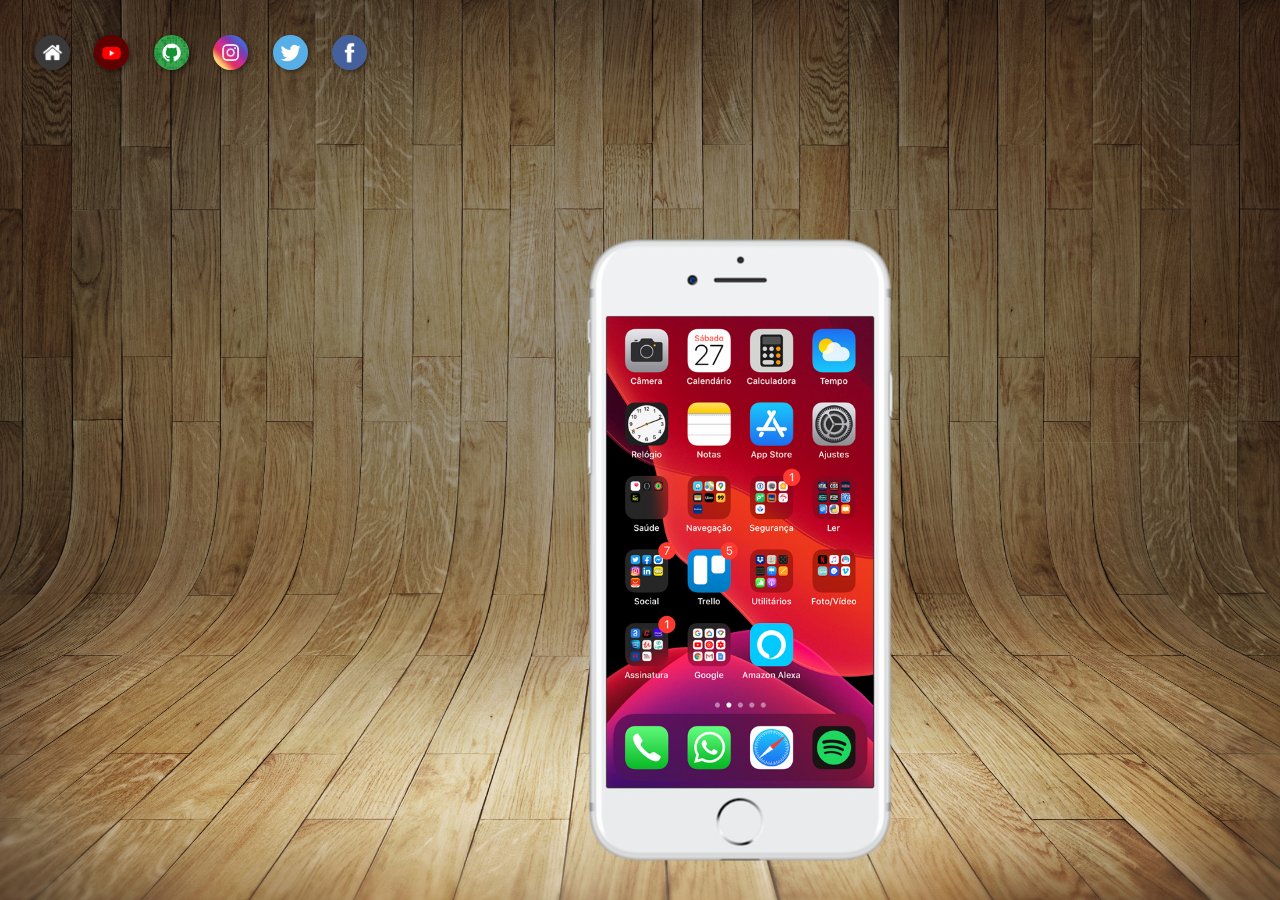
<file: index.html>
<!DOCTYPE html>
<html lang="en">
<head>
    <meta charset="UTF-8">
    <meta name="viewport" content="width=device-width, initial-scale=1.0">
    <link rel="shortcut icon" href="favicon.ico" type="image/x-icon">
    <link rel="stylesheet" href="estilos/style.css">
    <title>Projeto Redes Sociais</title>
</head>
<body>
    <main>
        <section id="telefone">
            <iframe src="home.html" name="tela" id="tela" frameborder="0"> Seu navegador não é compatível com isso.</iframe>
        </section>
        <section id="redes-sociais">
            <a href="home.html" target="tela"><img src="imagens/logo-home.jpg" alt="home"></a>
            <a href="youtube.html" target="tela"><img src="imagens/logo-youtube.jpg" alt="youtube"></a>
            <a href="github.html" target="tela"><img src="imagens/logo-github.jpg" alt="github"></a>
            <a href="instagram.html" target="tela"><img src="imagens/logo-instagram.jpg" alt="instagram"></a>
            <a href="twiter.html" target="tela"><img src="imagens/logo-twitter.jpg" alt="twitter"></a>
            <a href="facebook.html" target="tela"><img src="imagens/logo-facebook.jpg" alt="facebook"></a>

        </section>
    </main>
</body>
</html>
</file>
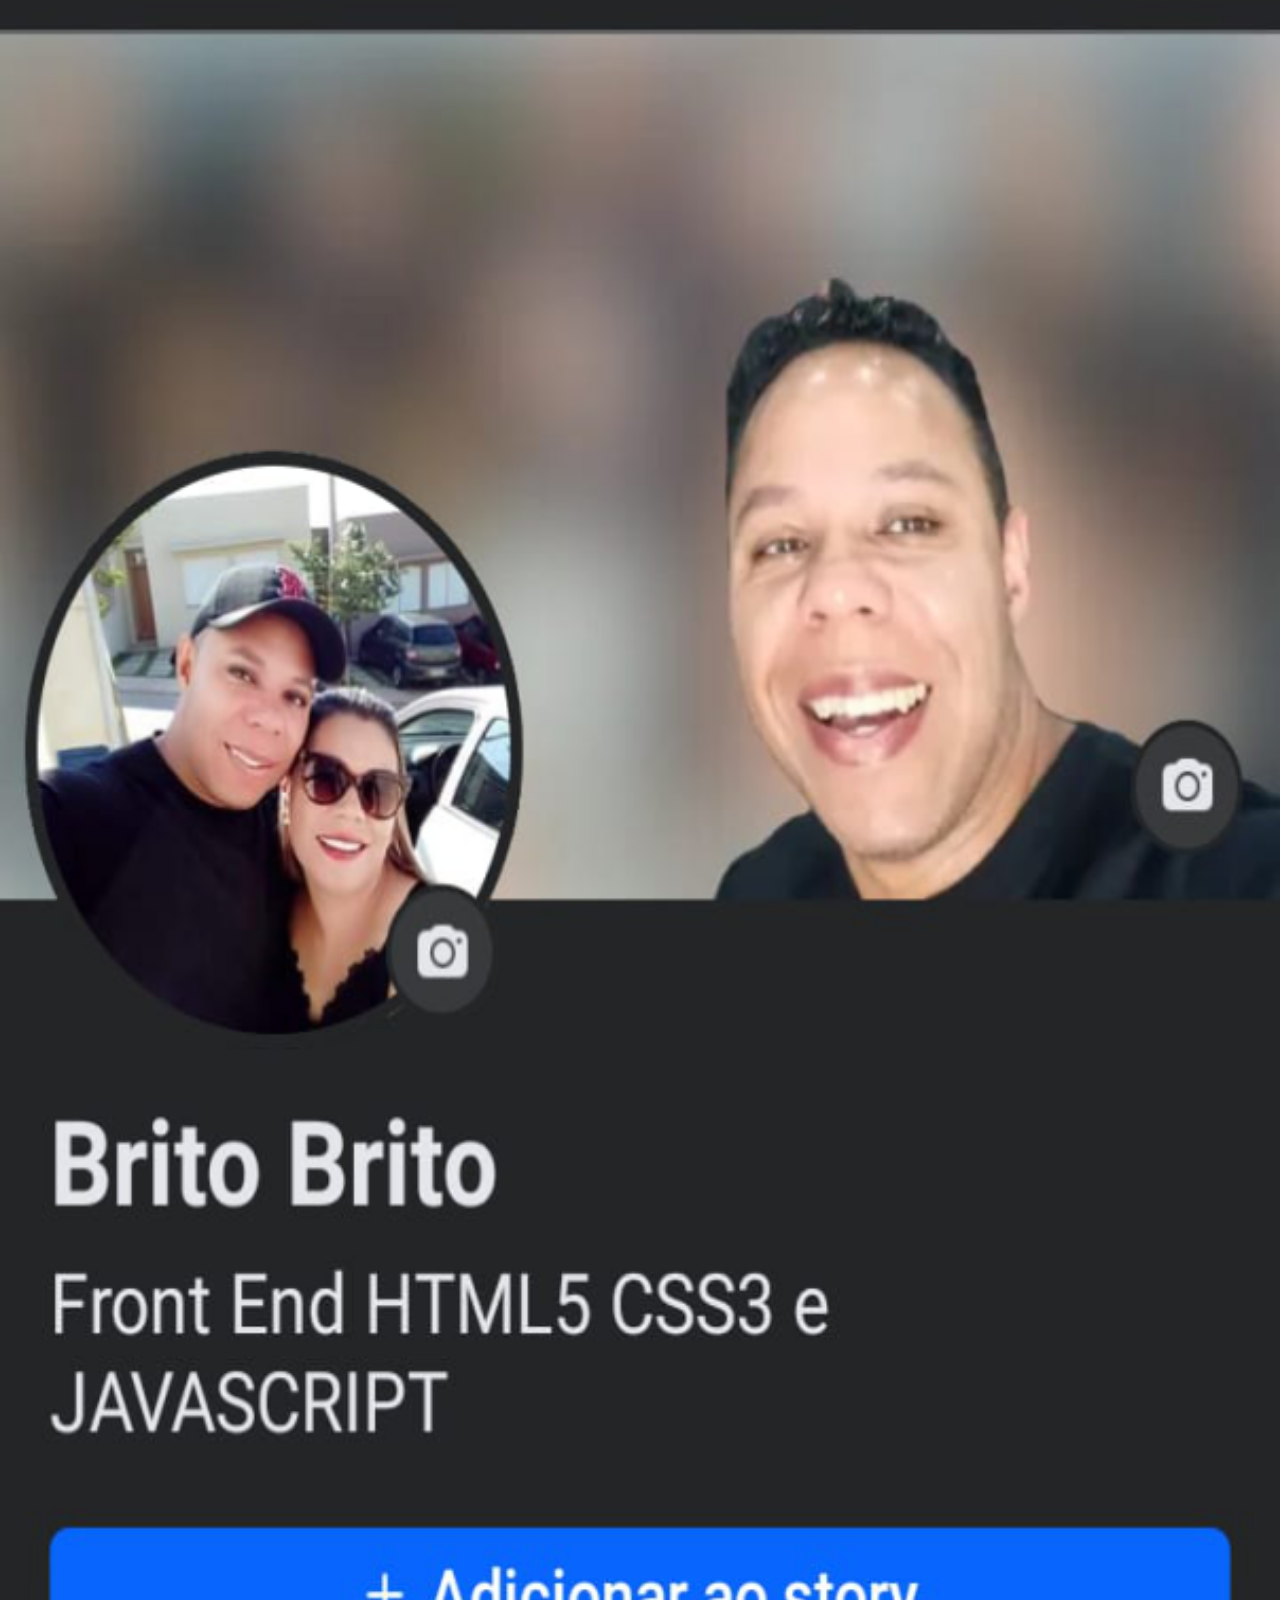
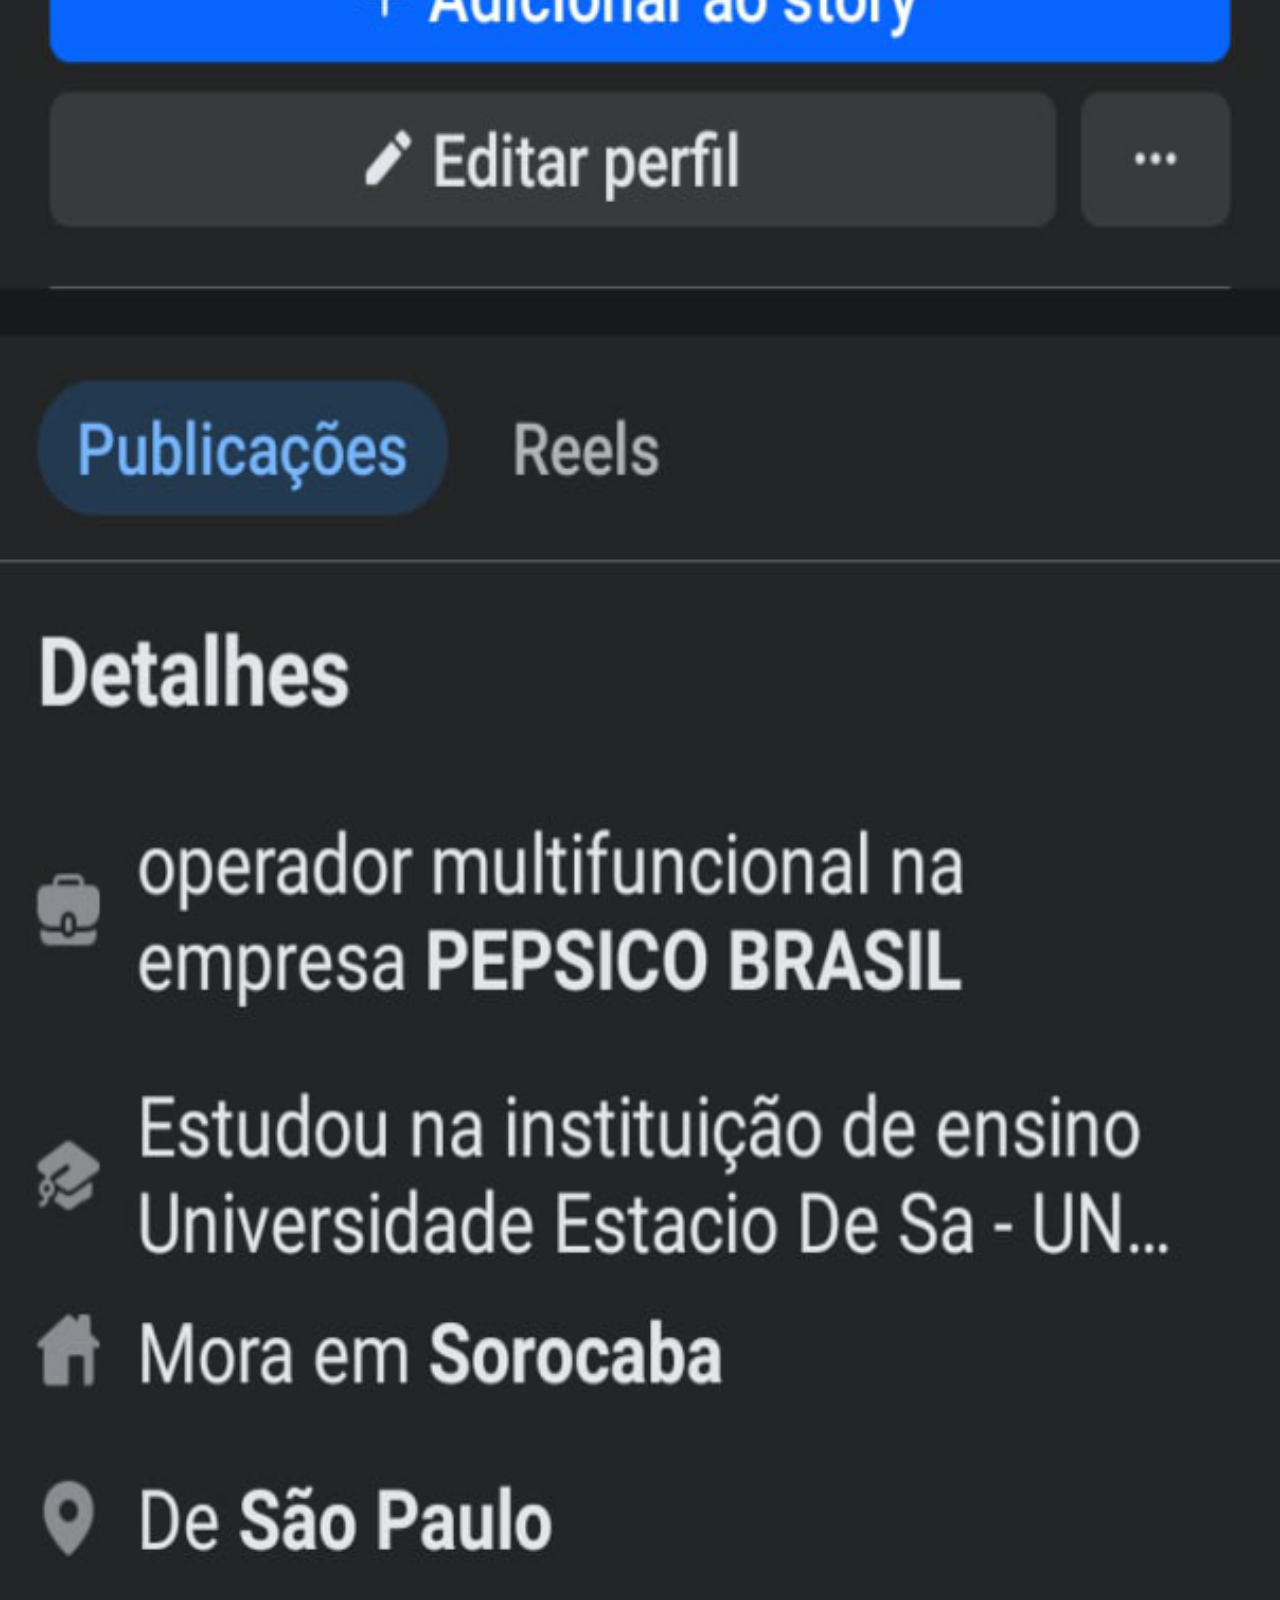
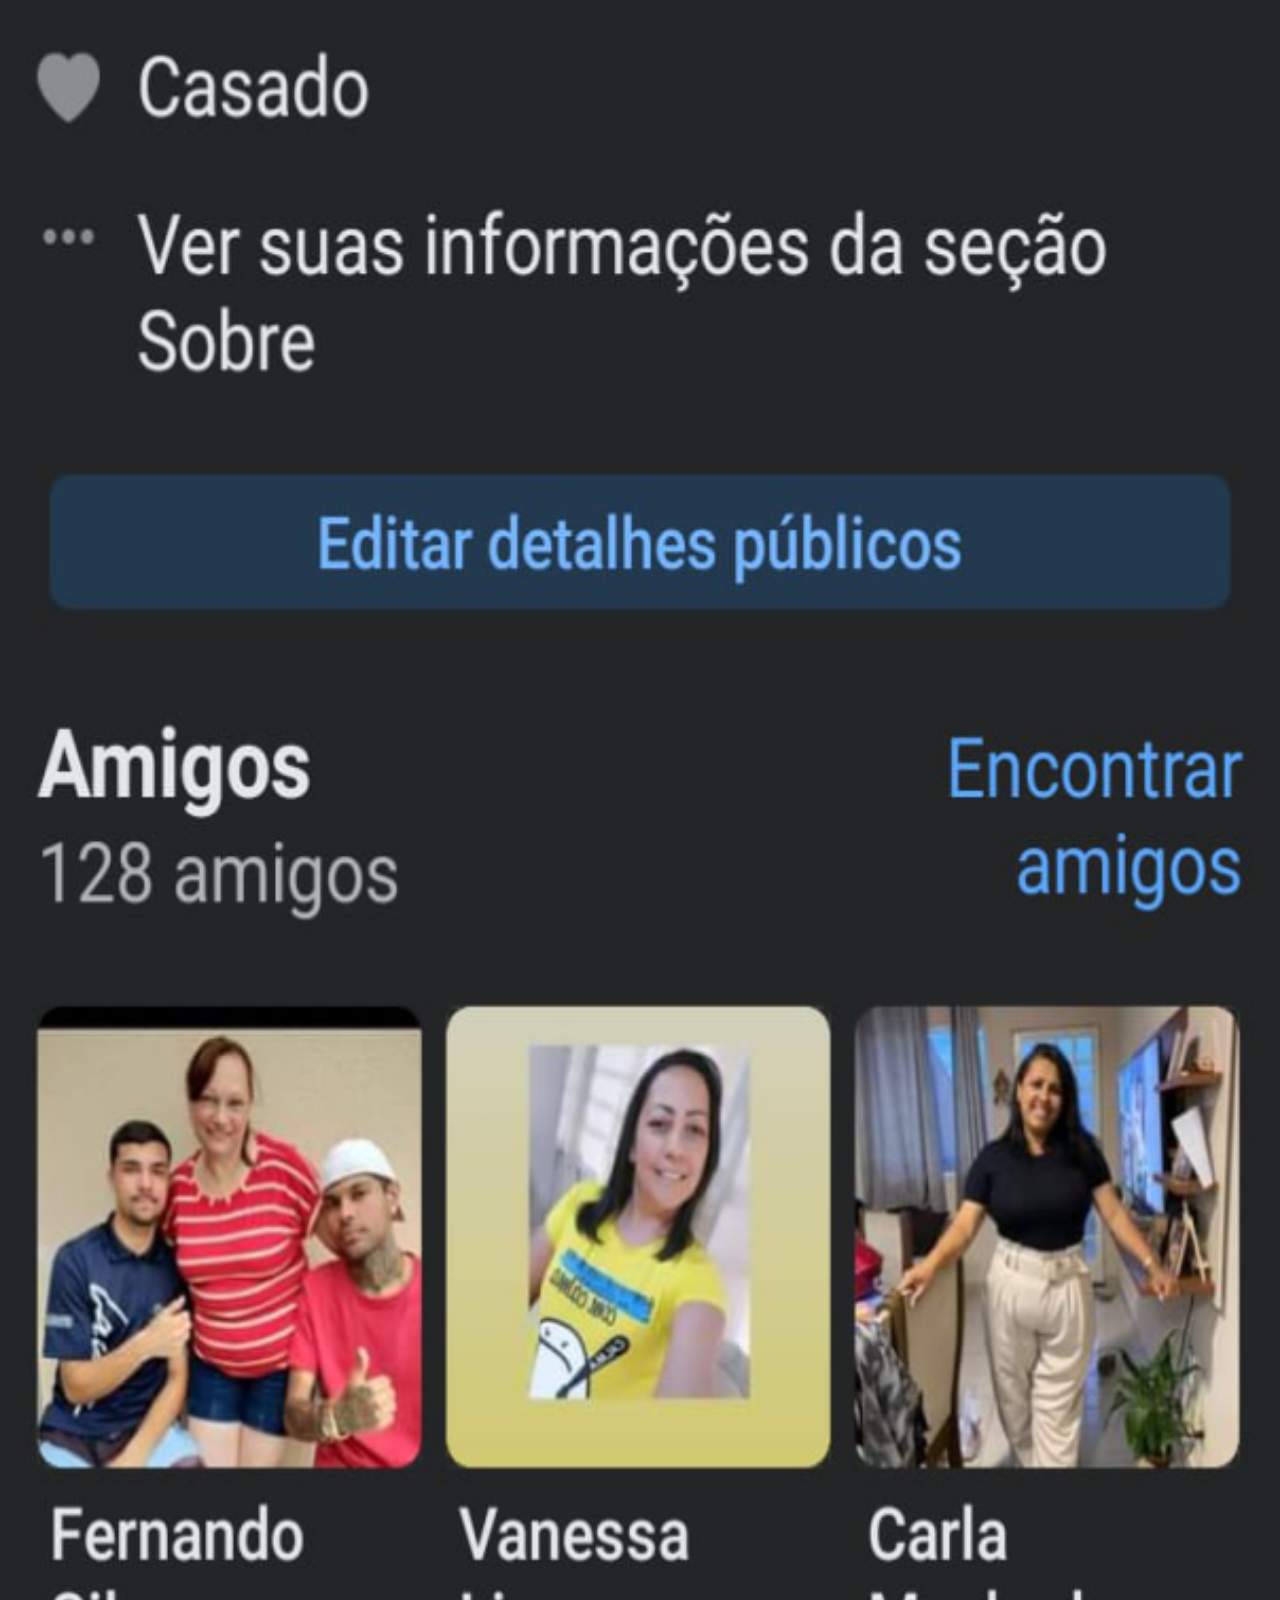
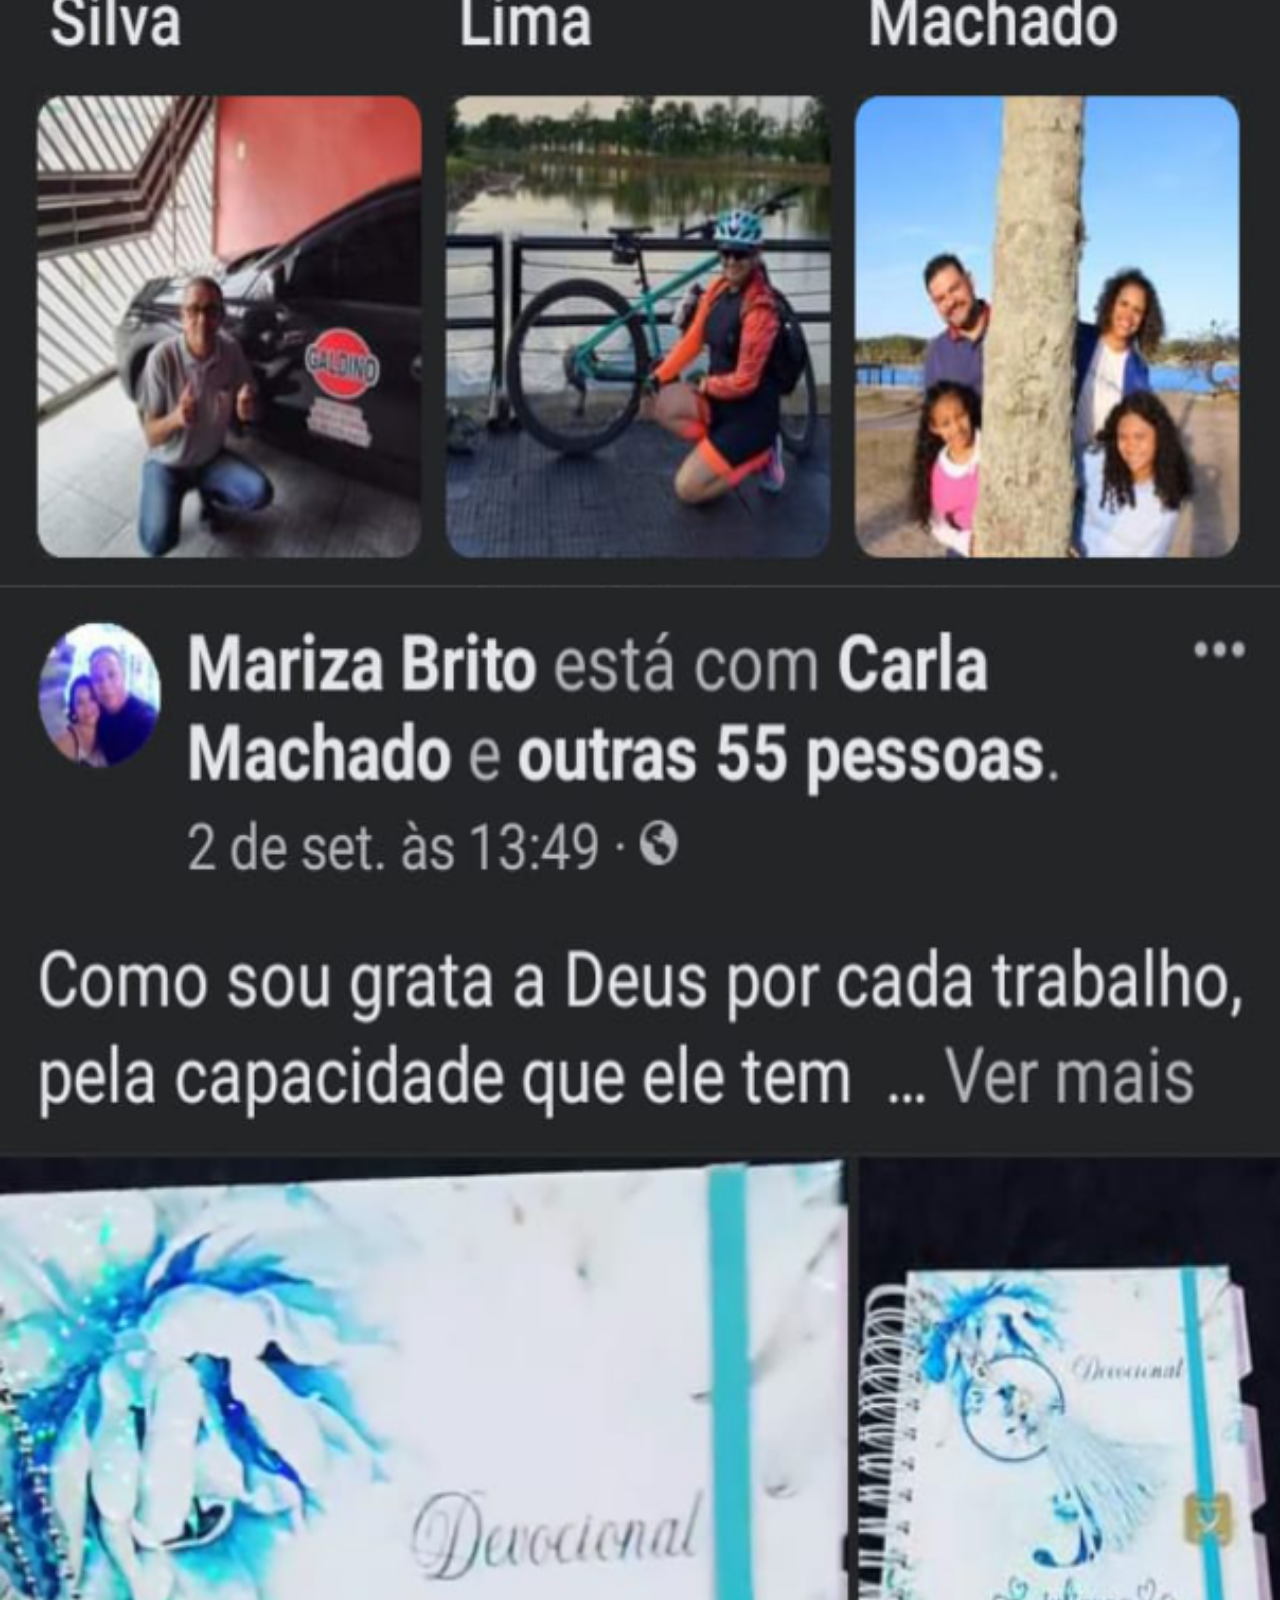
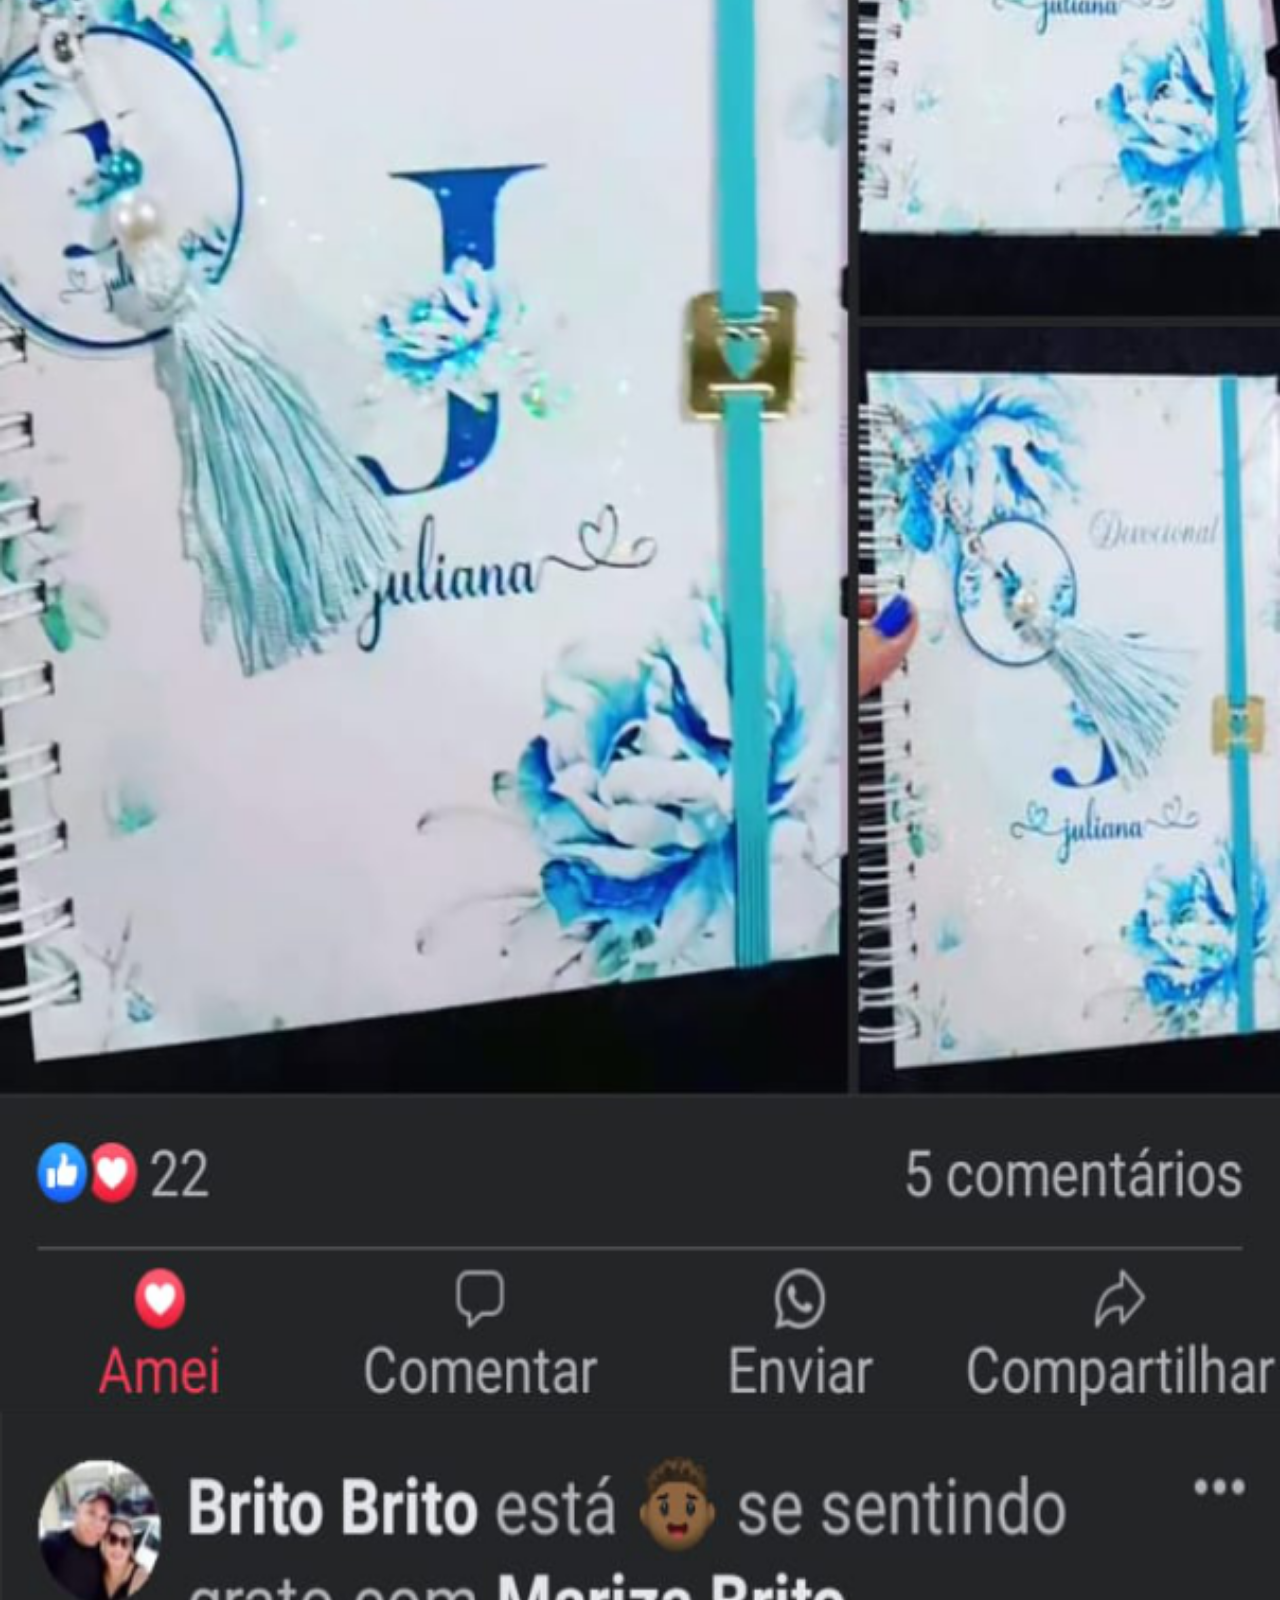
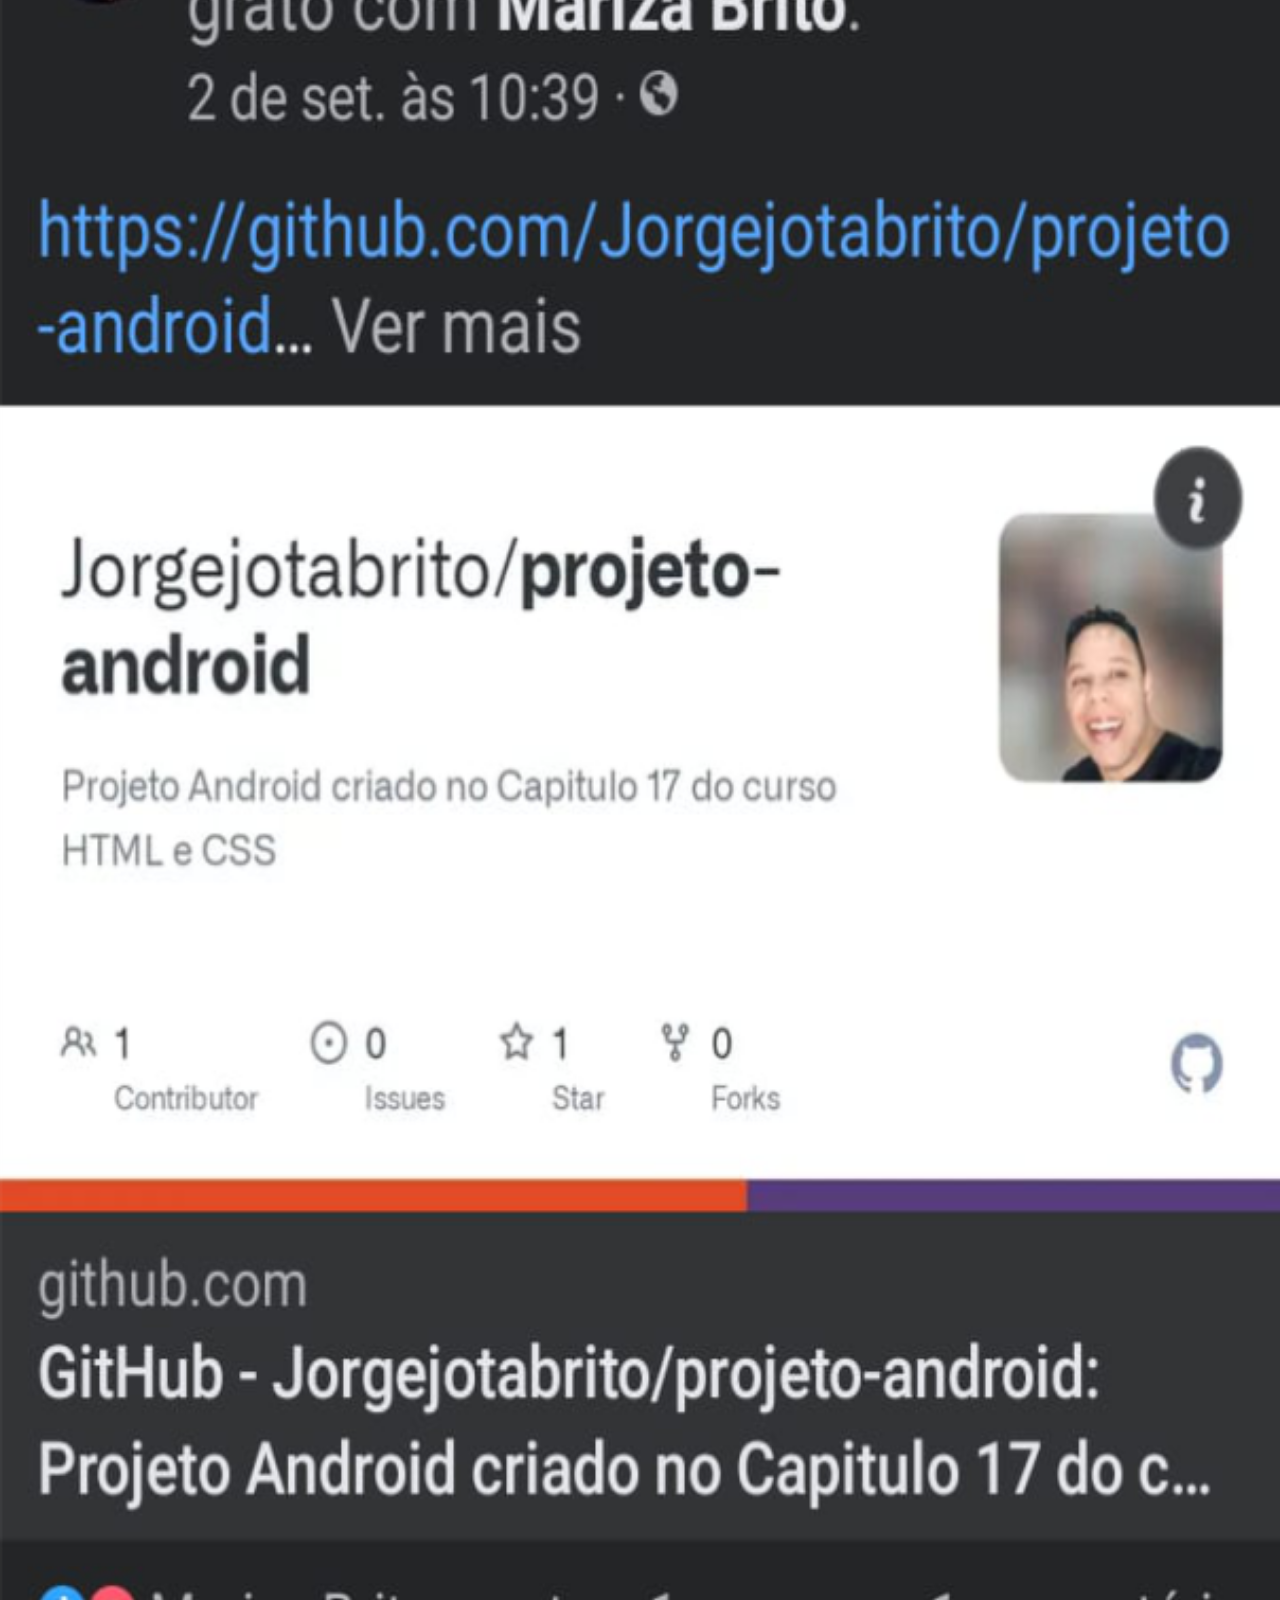
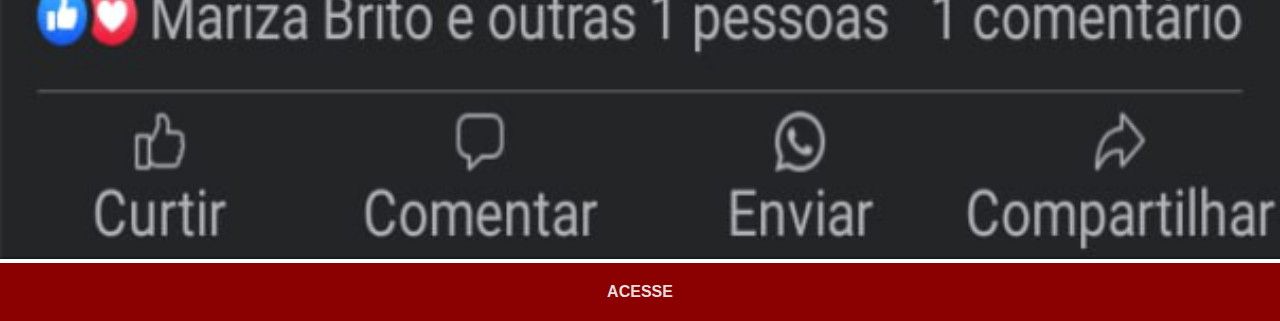
<file: facebook.html>
<!DOCTYPE html>
<html lang="pt-br">
<head>
    <meta charset="UTF-8">
    <meta name="viewport" content="width=device-width, initial-scale=1.0">
    <title>facebook</title>
    <link rel="stylesheet" href="estilos/social.css">
</head>
<body>
    <img src="imagens/facebook brito tela.png" alt="facebook">
    <a href="https://www.facebook.com/profile.php?id=100094060331977" target="_blank">ACESSE</a>
    
</body>
</html>
</file>
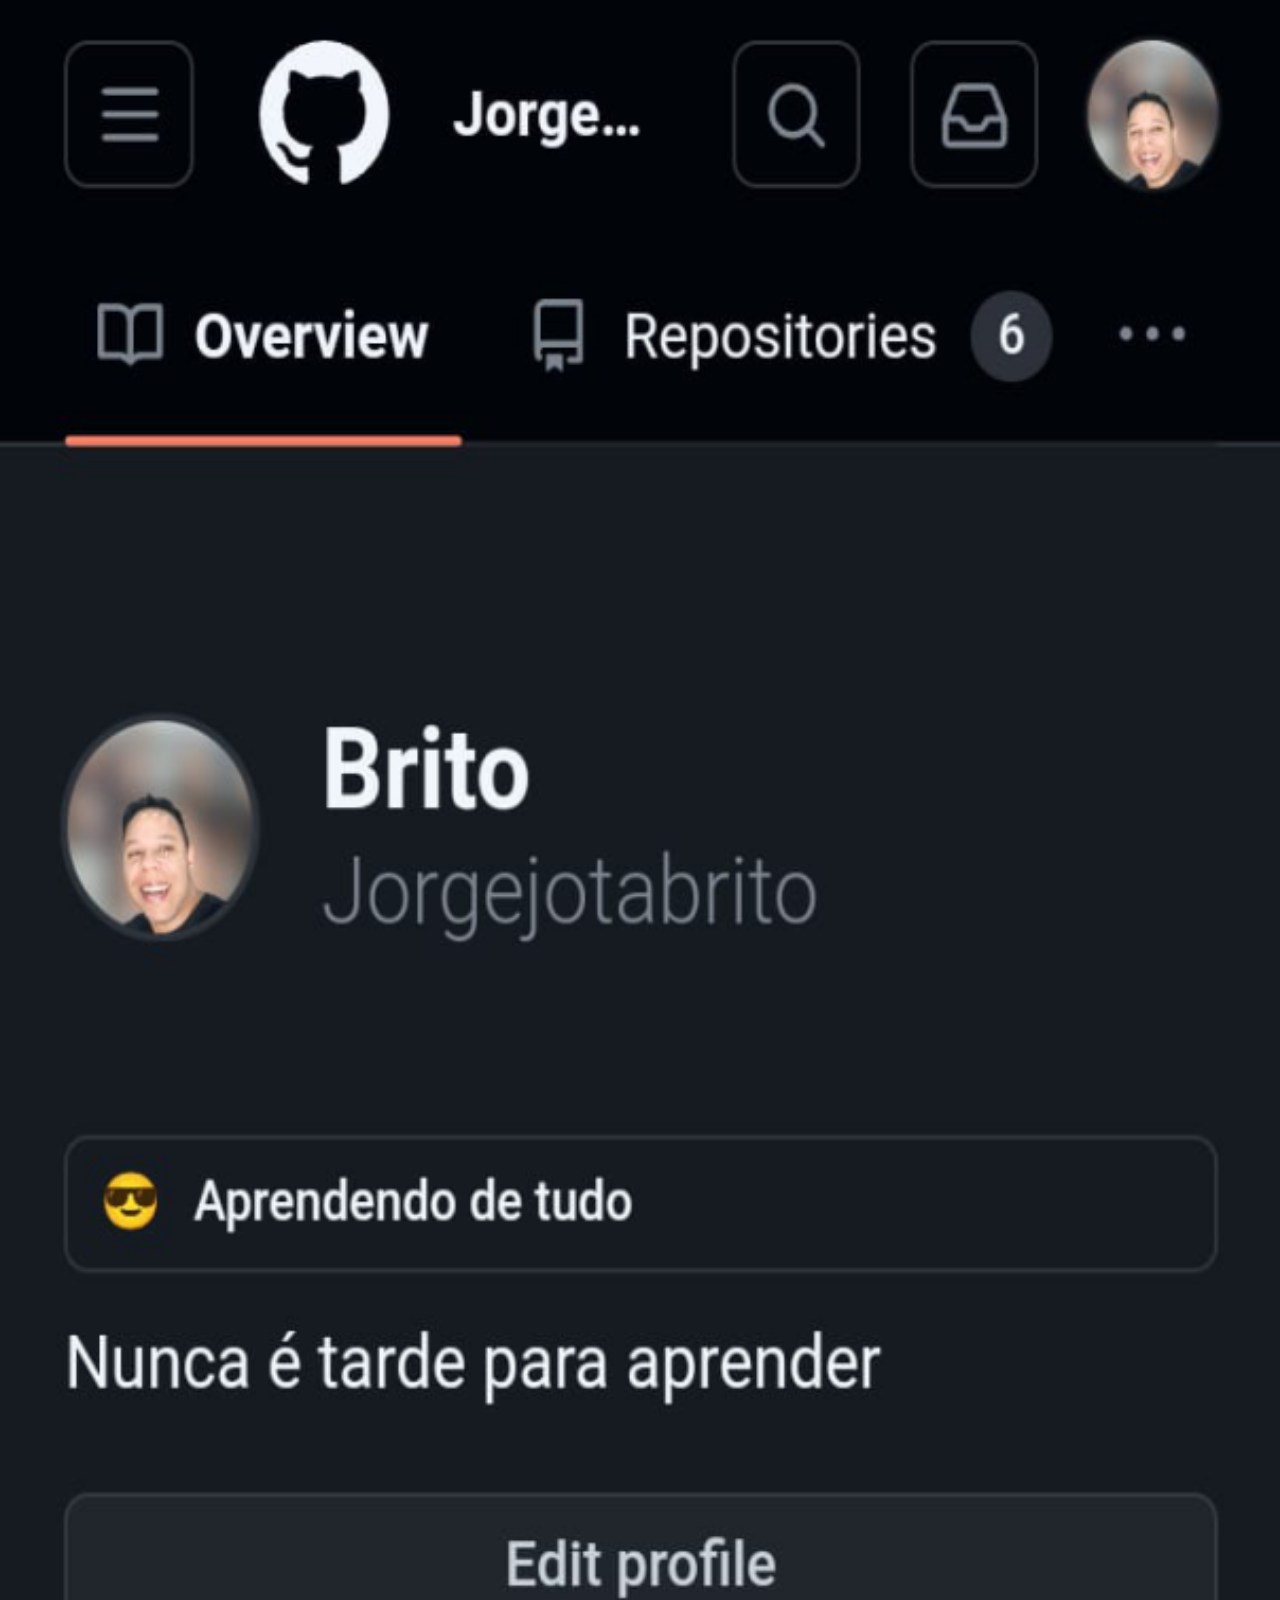
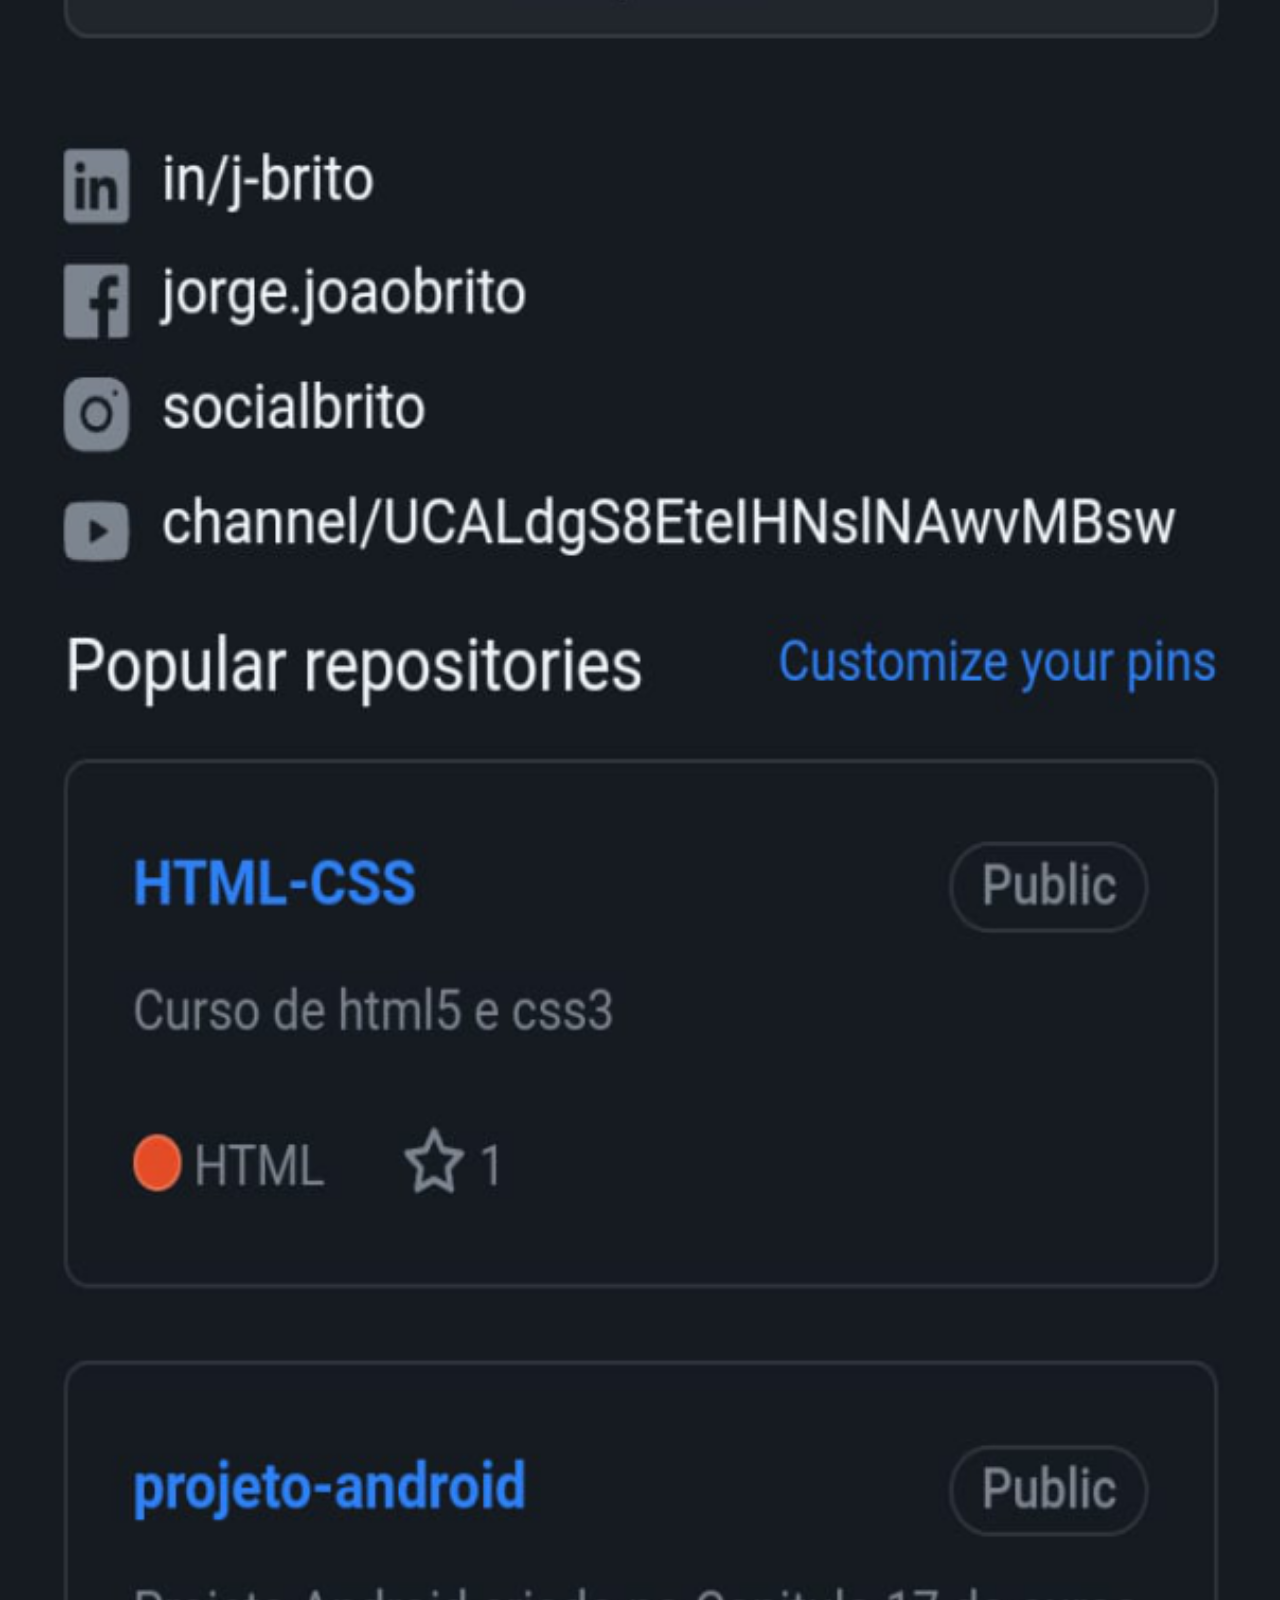
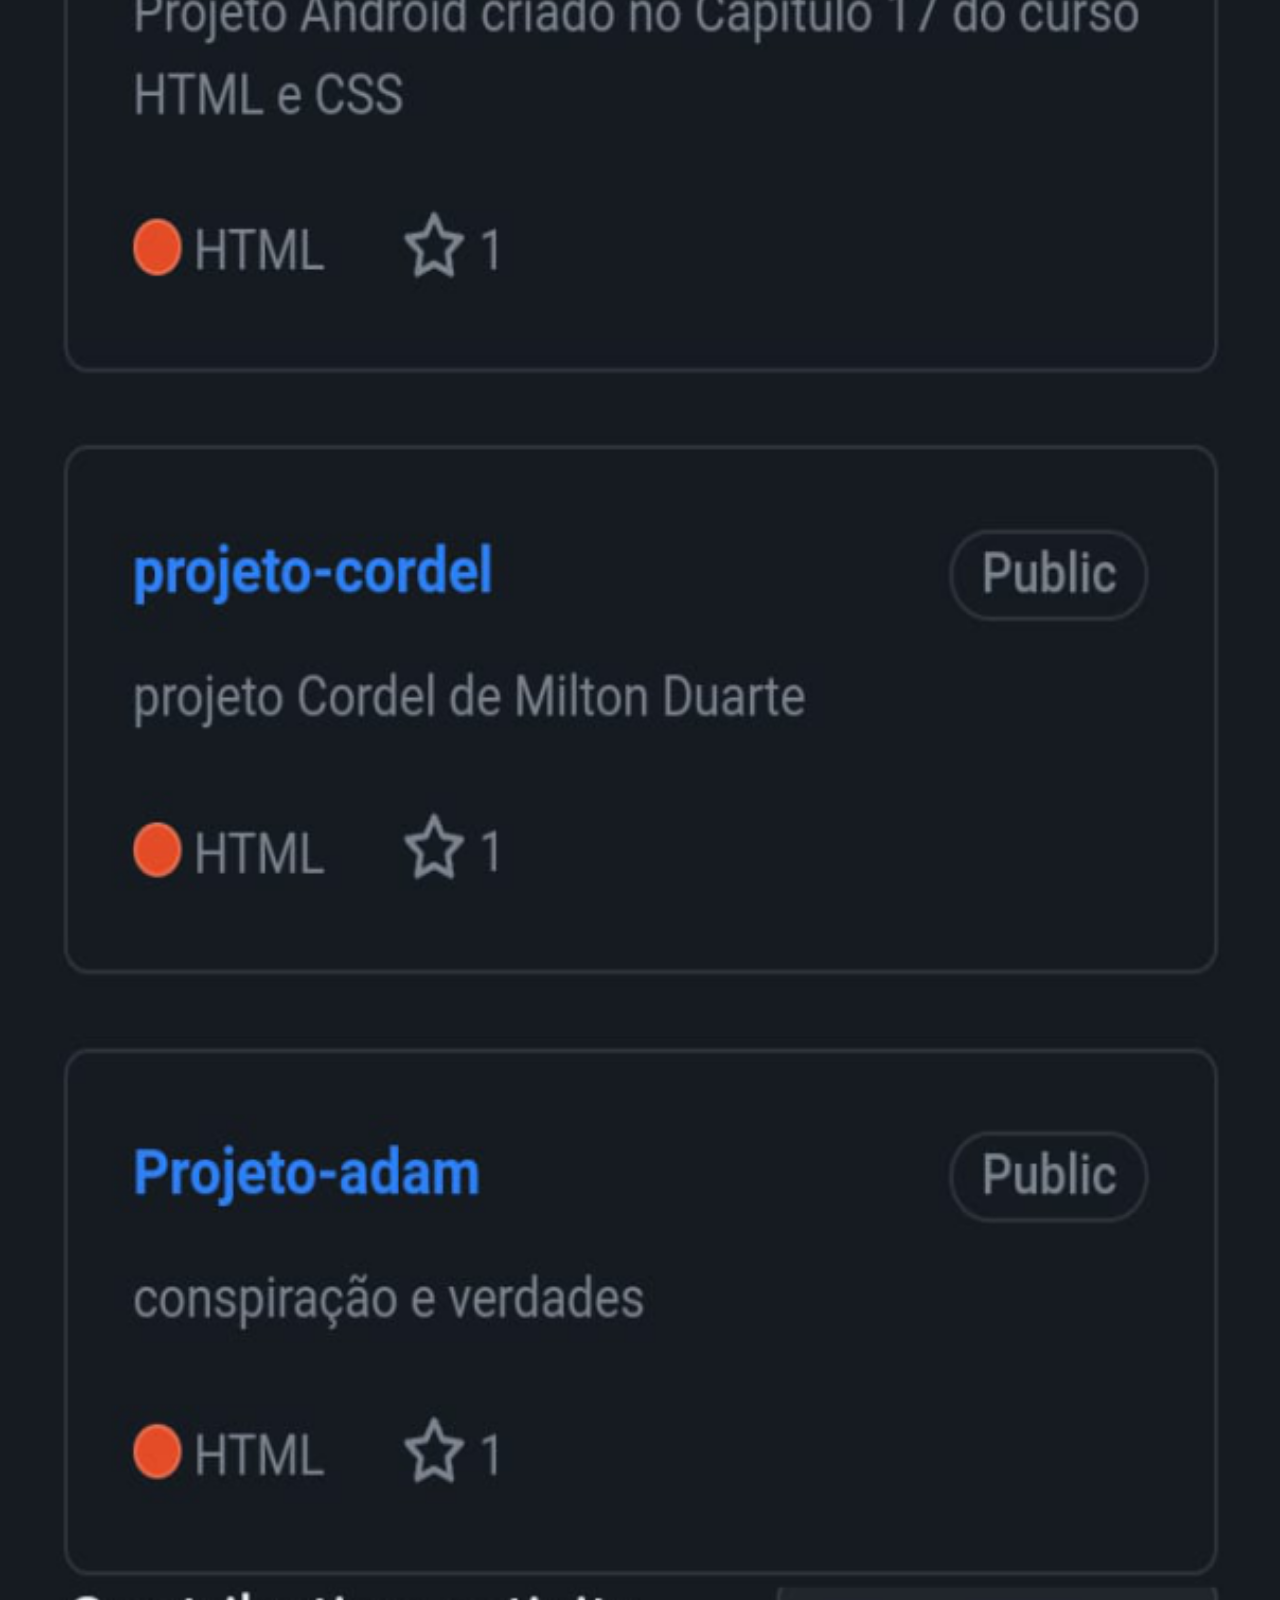
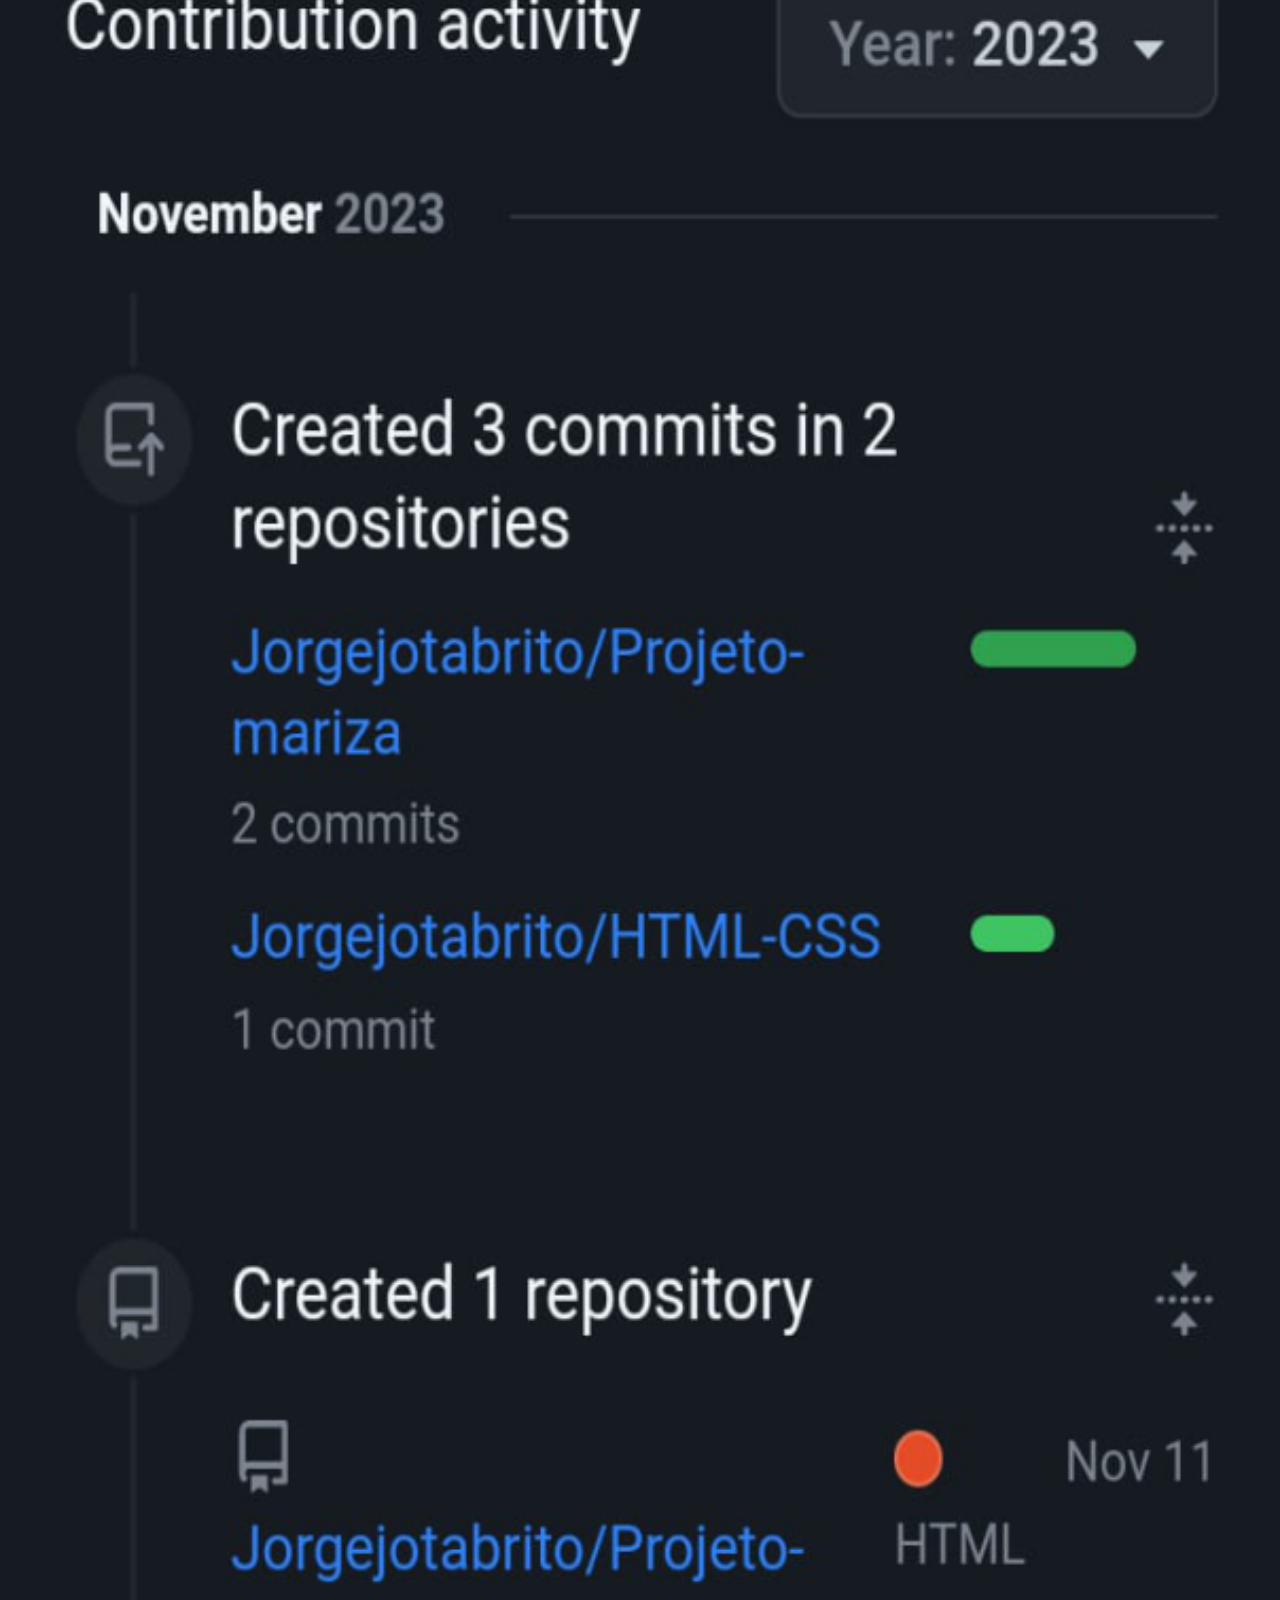
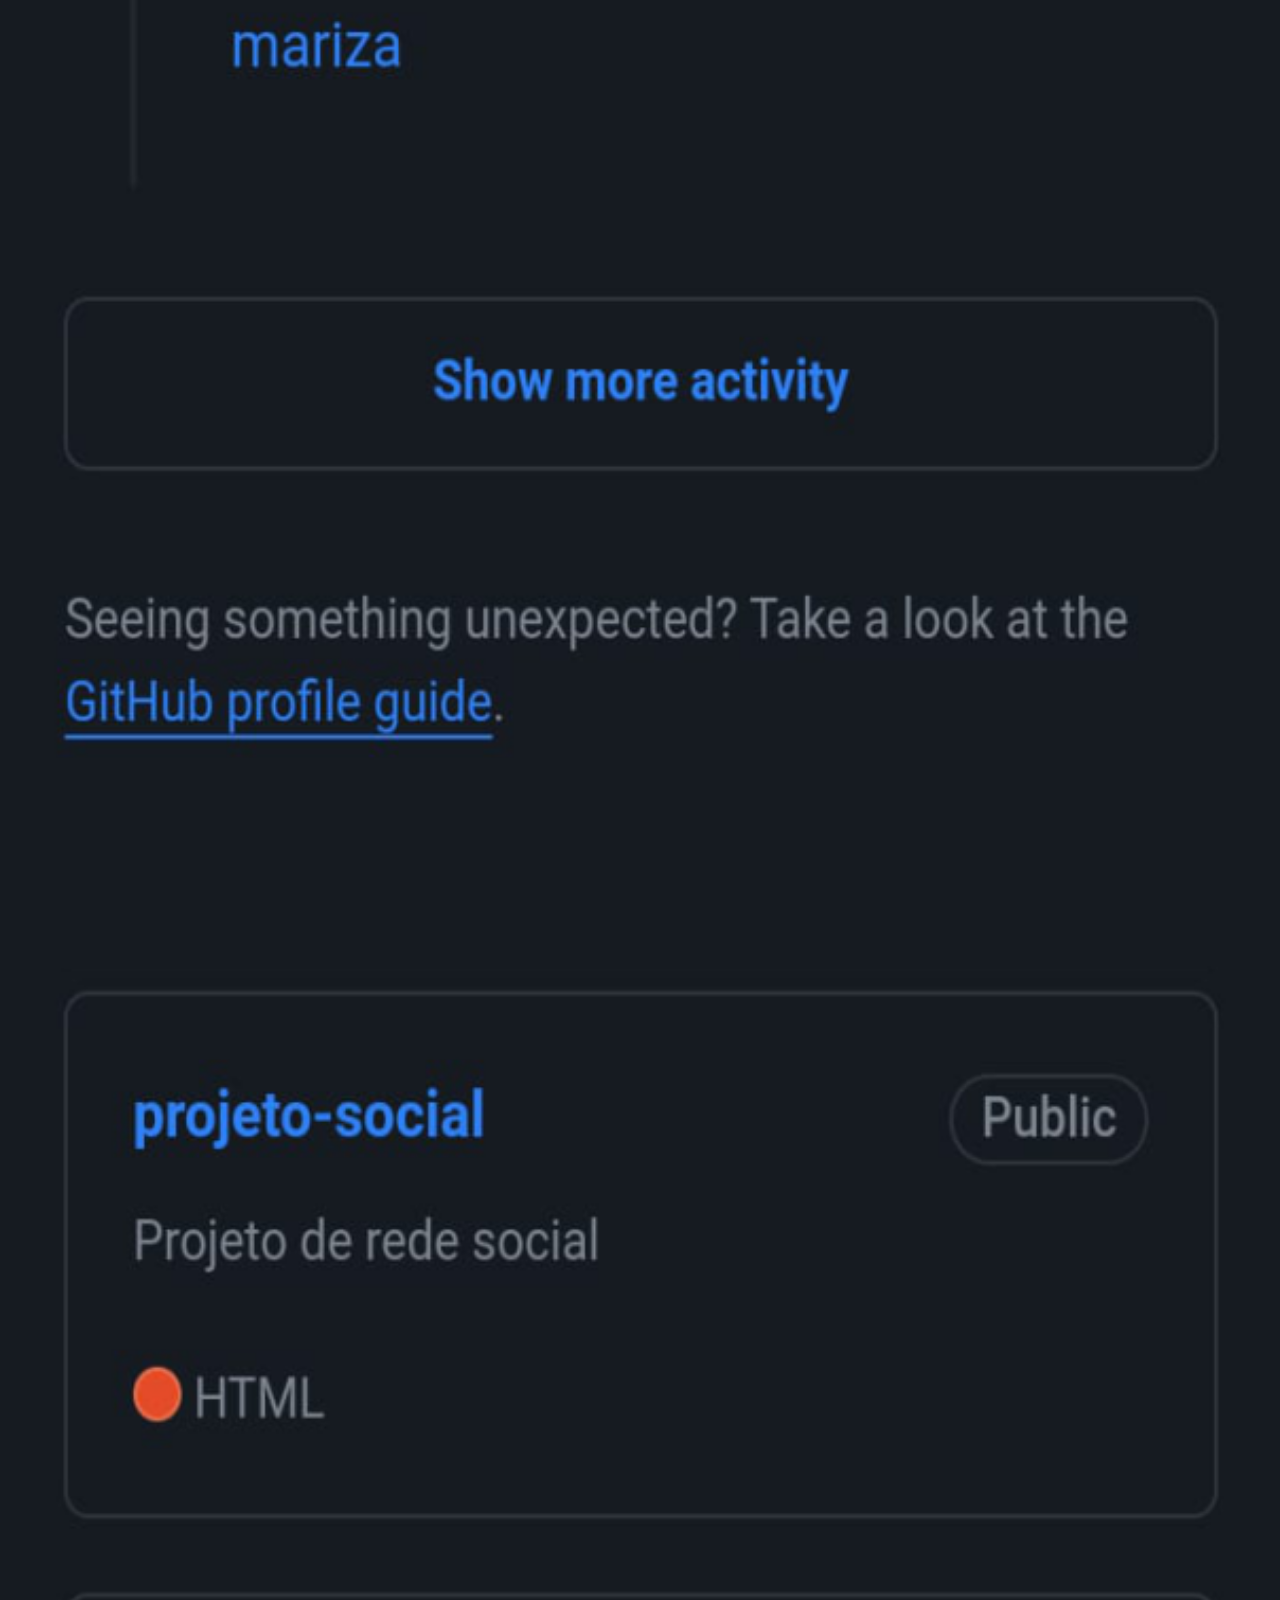
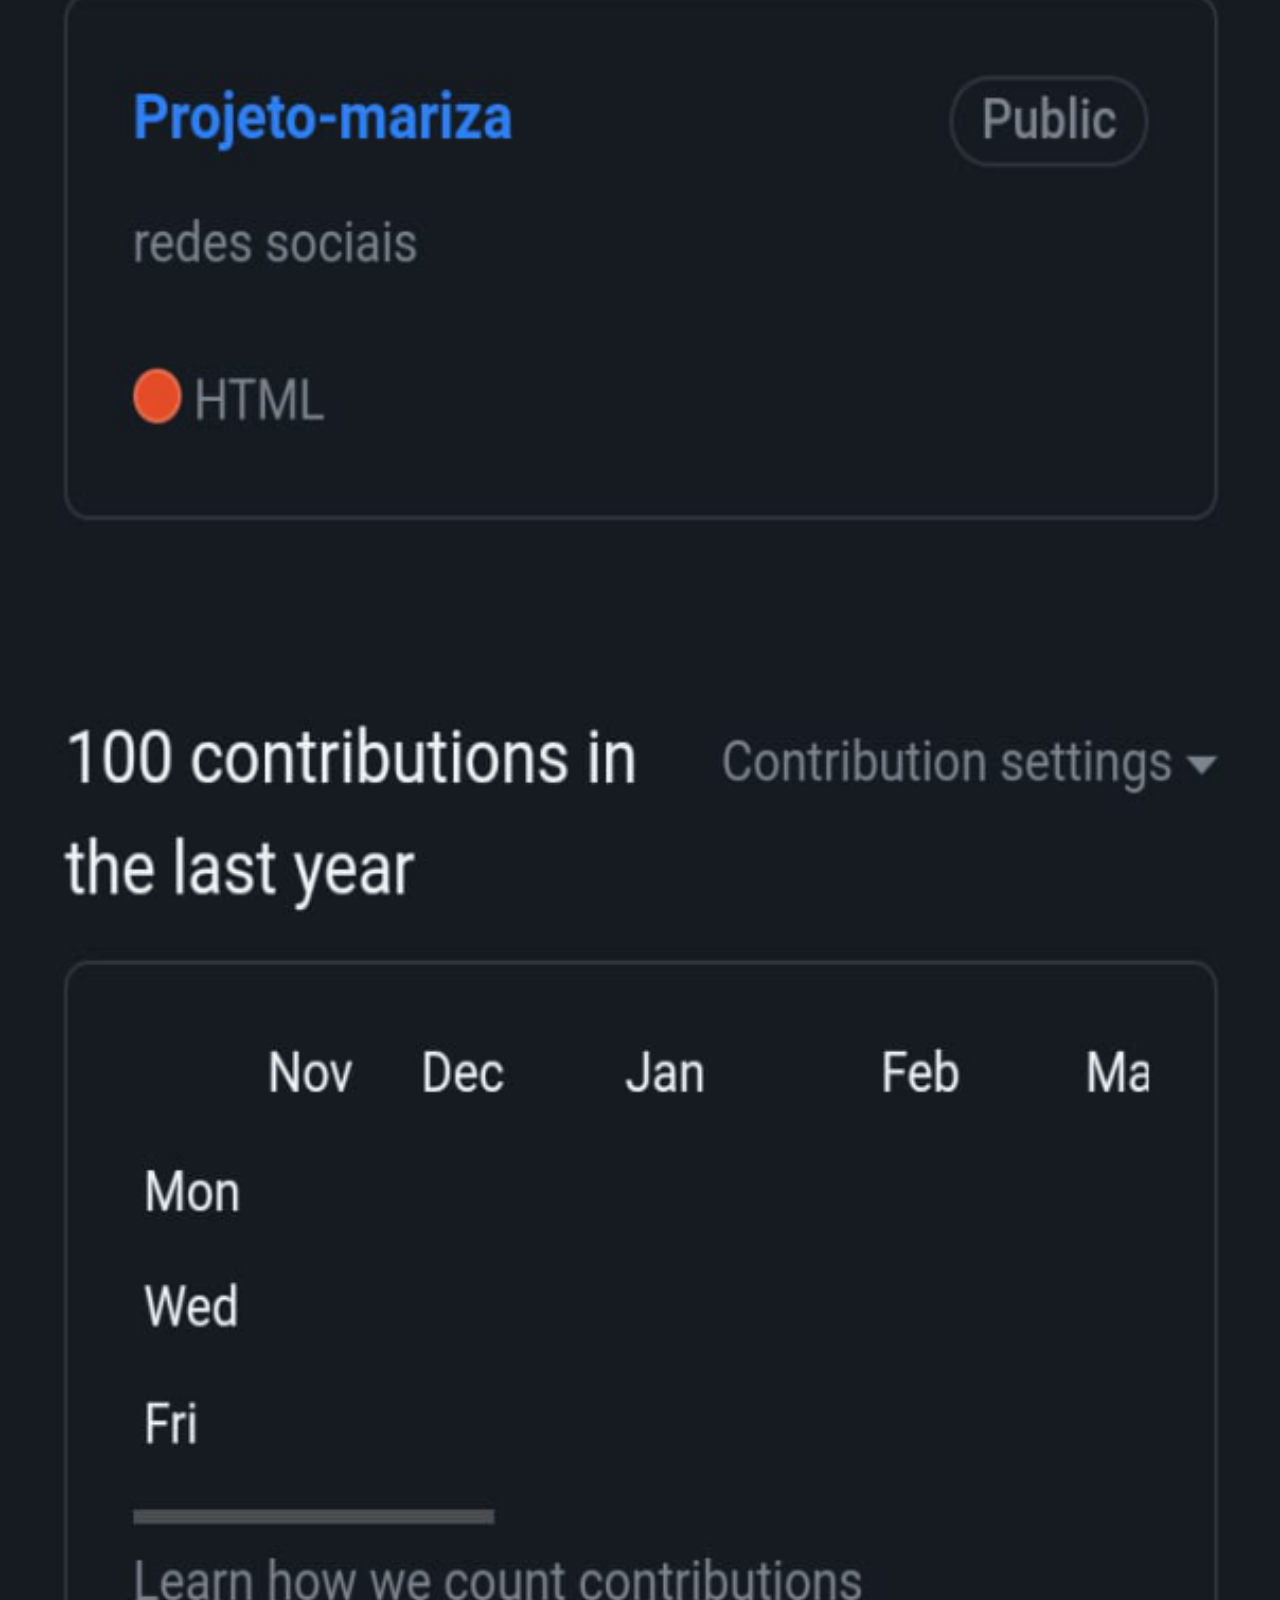
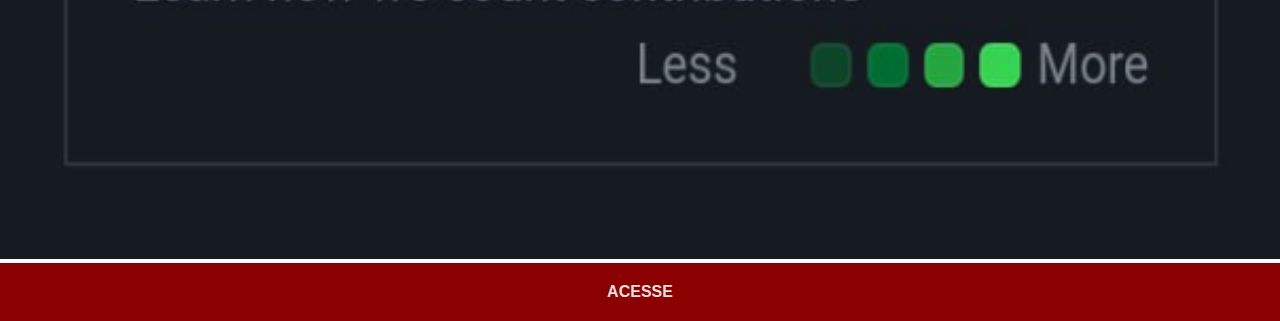
<file: github.html>
<!DOCTYPE html>
<html lang="pt-br">
<head>
    <meta charset="UTF-8">
    <meta name="viewport" content="width=device-width, initial-scale=1.0">
    <title>github</title>
    <link rel="stylesheet" href="estilos/social.css">
</head>
<body>
    <img src="imagens/github brito tela.png" alt="github">
    <a href="https://github.com/Jorgejotabrito" target="_blank">ACESSE</a>
</body>
</html>
</file>
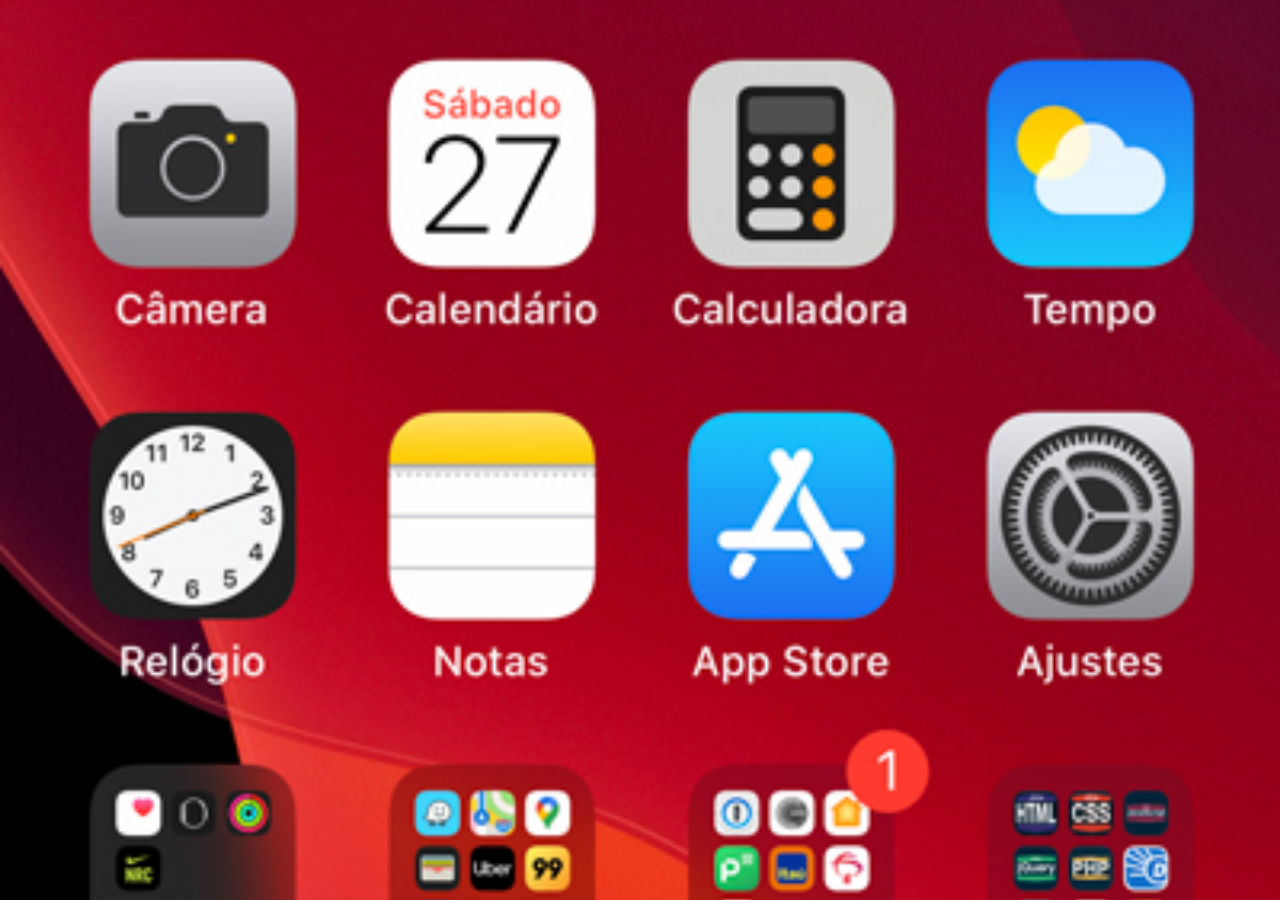
<file: home.html>
<!DOCTYPE html>
<html lang="pt-br">
<head>
    <meta charset="UTF-8">
    <meta name="viewport" content="width=, initial-scale=1.0">
    <title>home</title>
</head>
<style>
    * {
        margin: 0px;
        padding: 0px;
    }
    body {
        width: 100vw;
        height: 100vh;
        background: black url('imagens/tela-home.jpg') no-repeat top center;
        background-size: cover;
    }
</style>
<body>
    
</body>
</html>
</file>
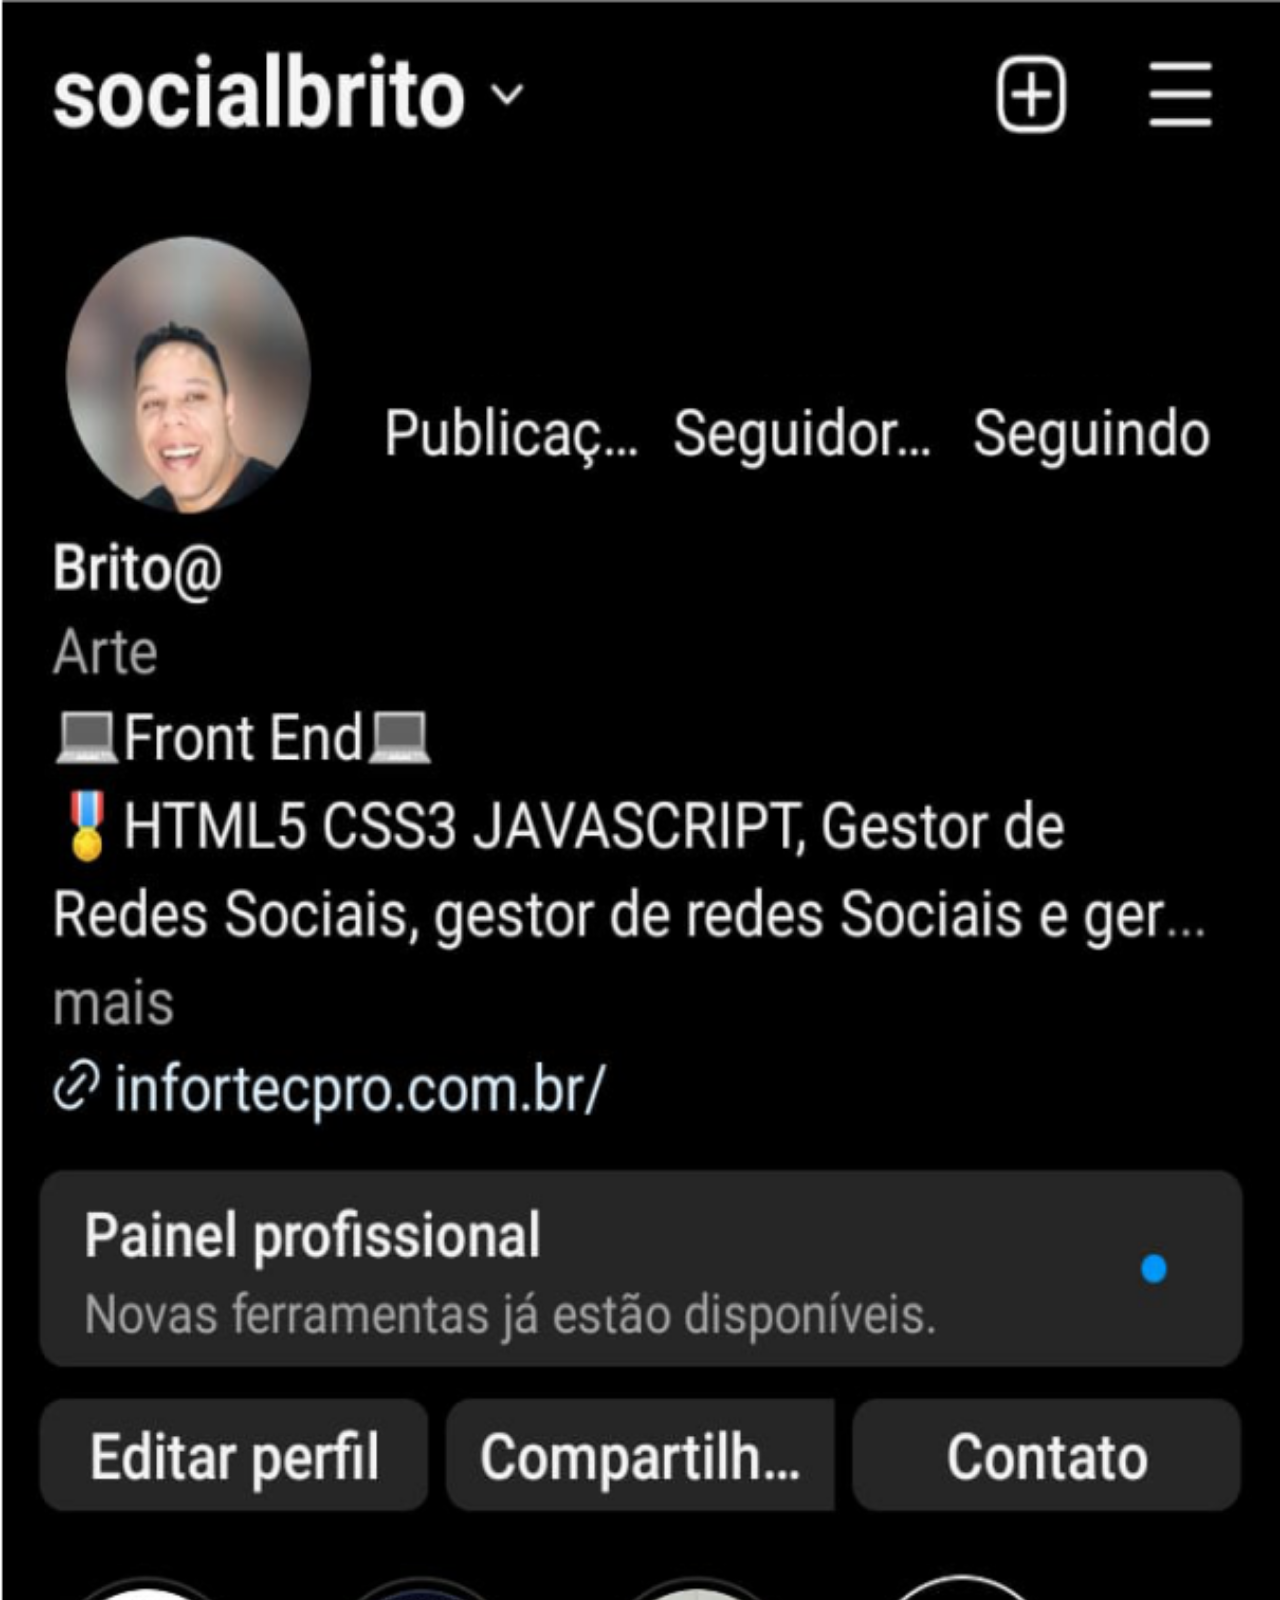
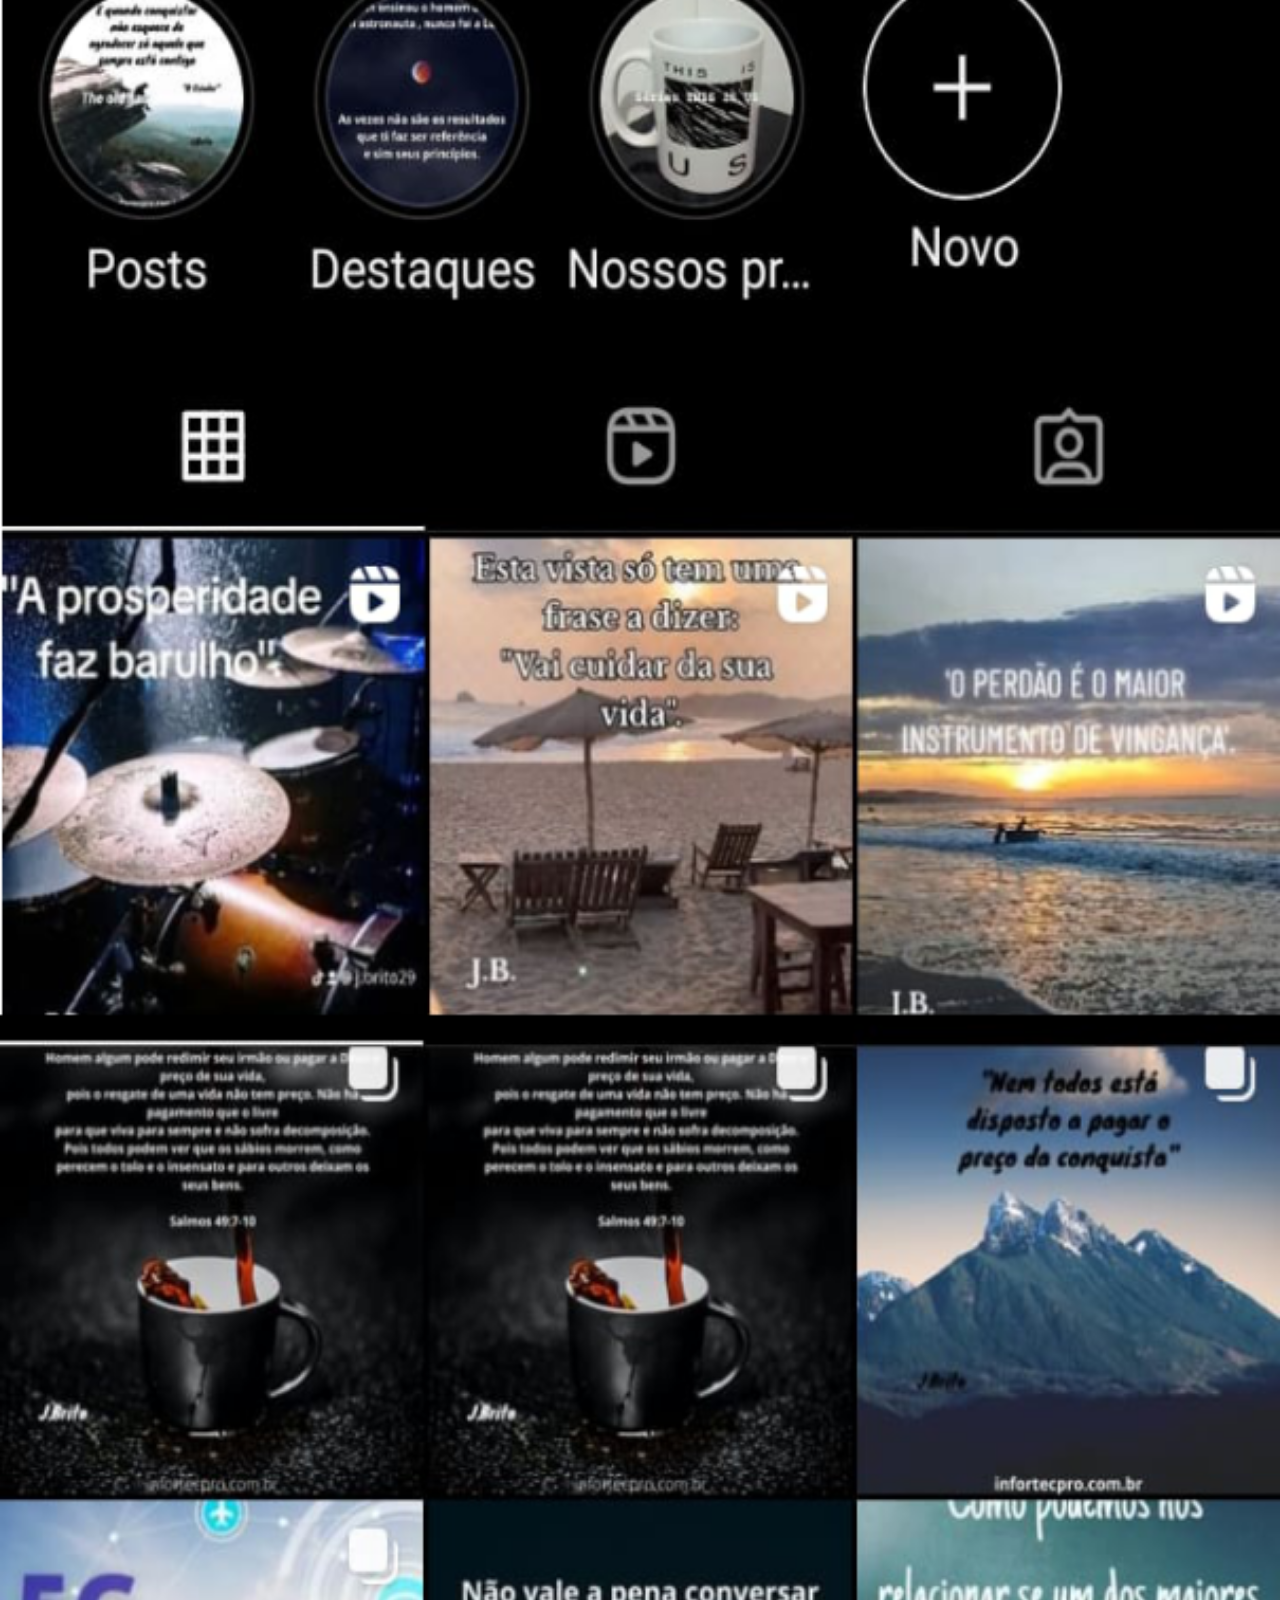
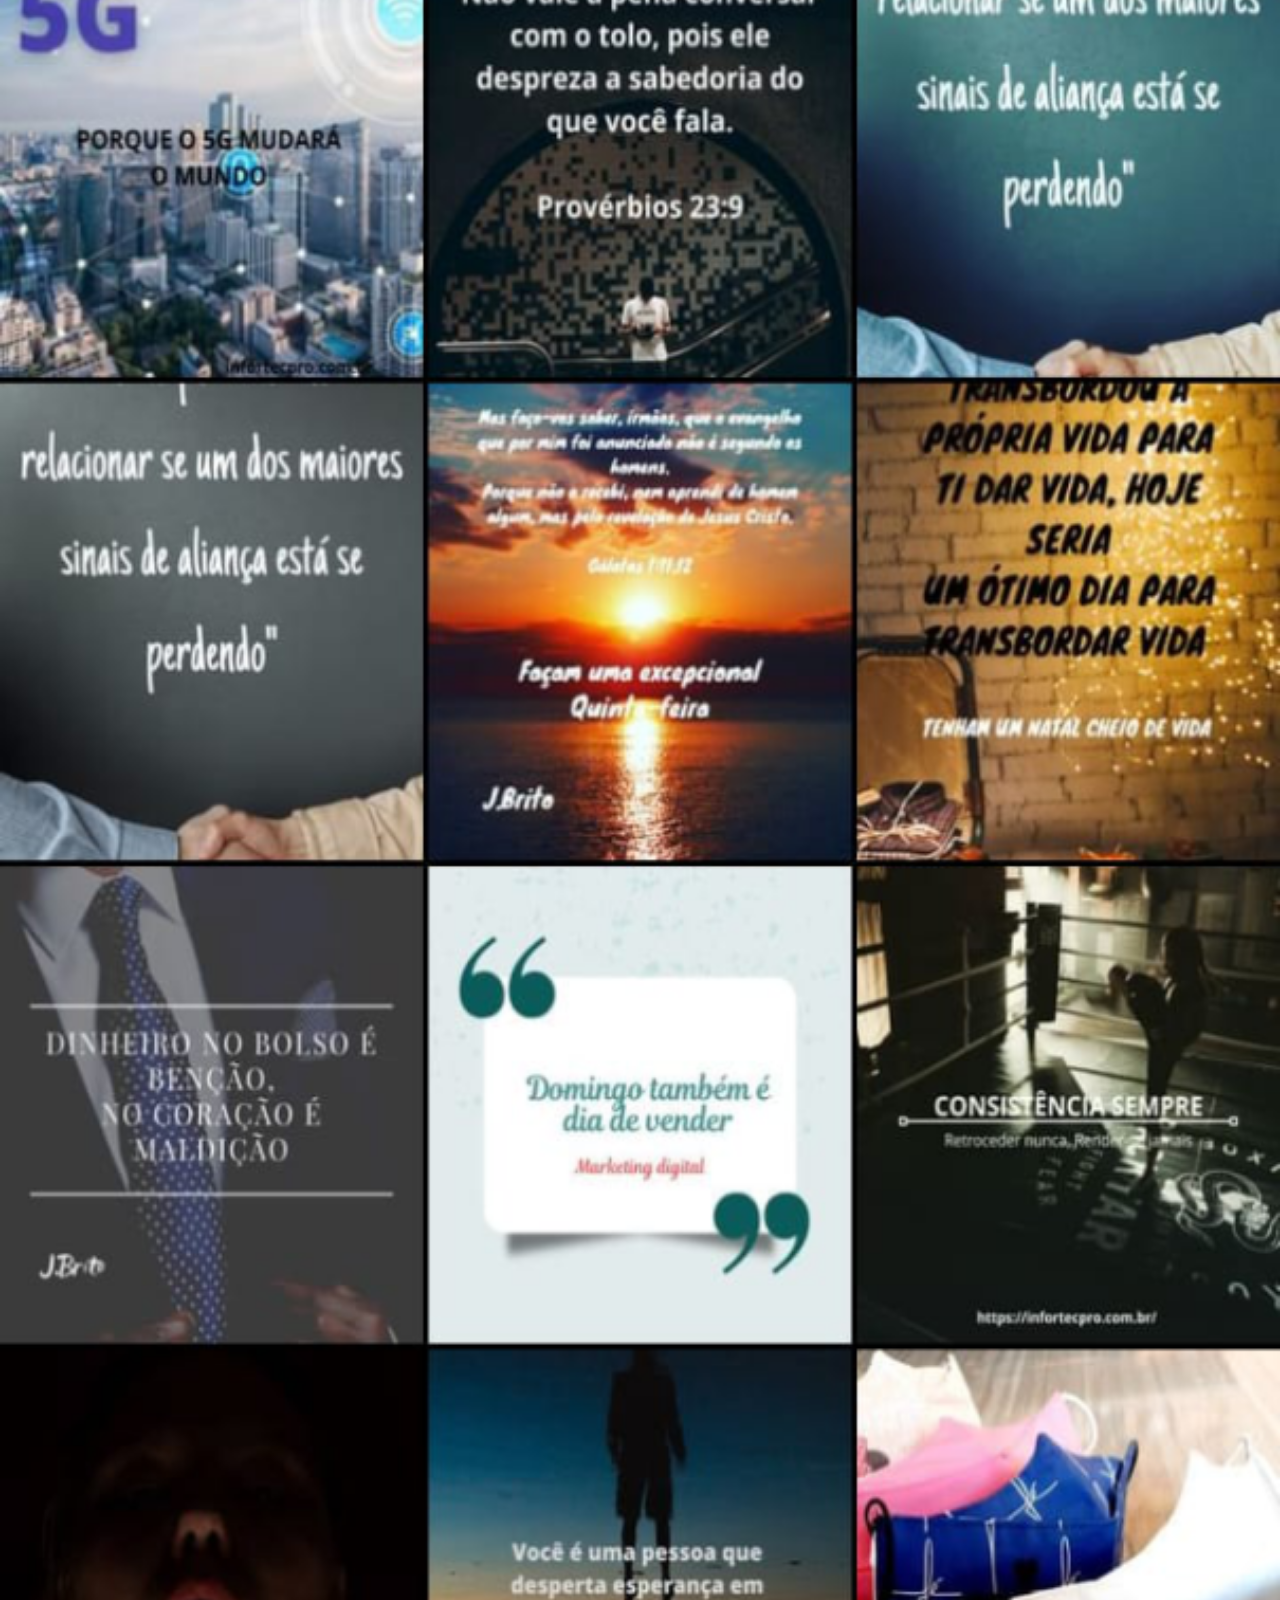
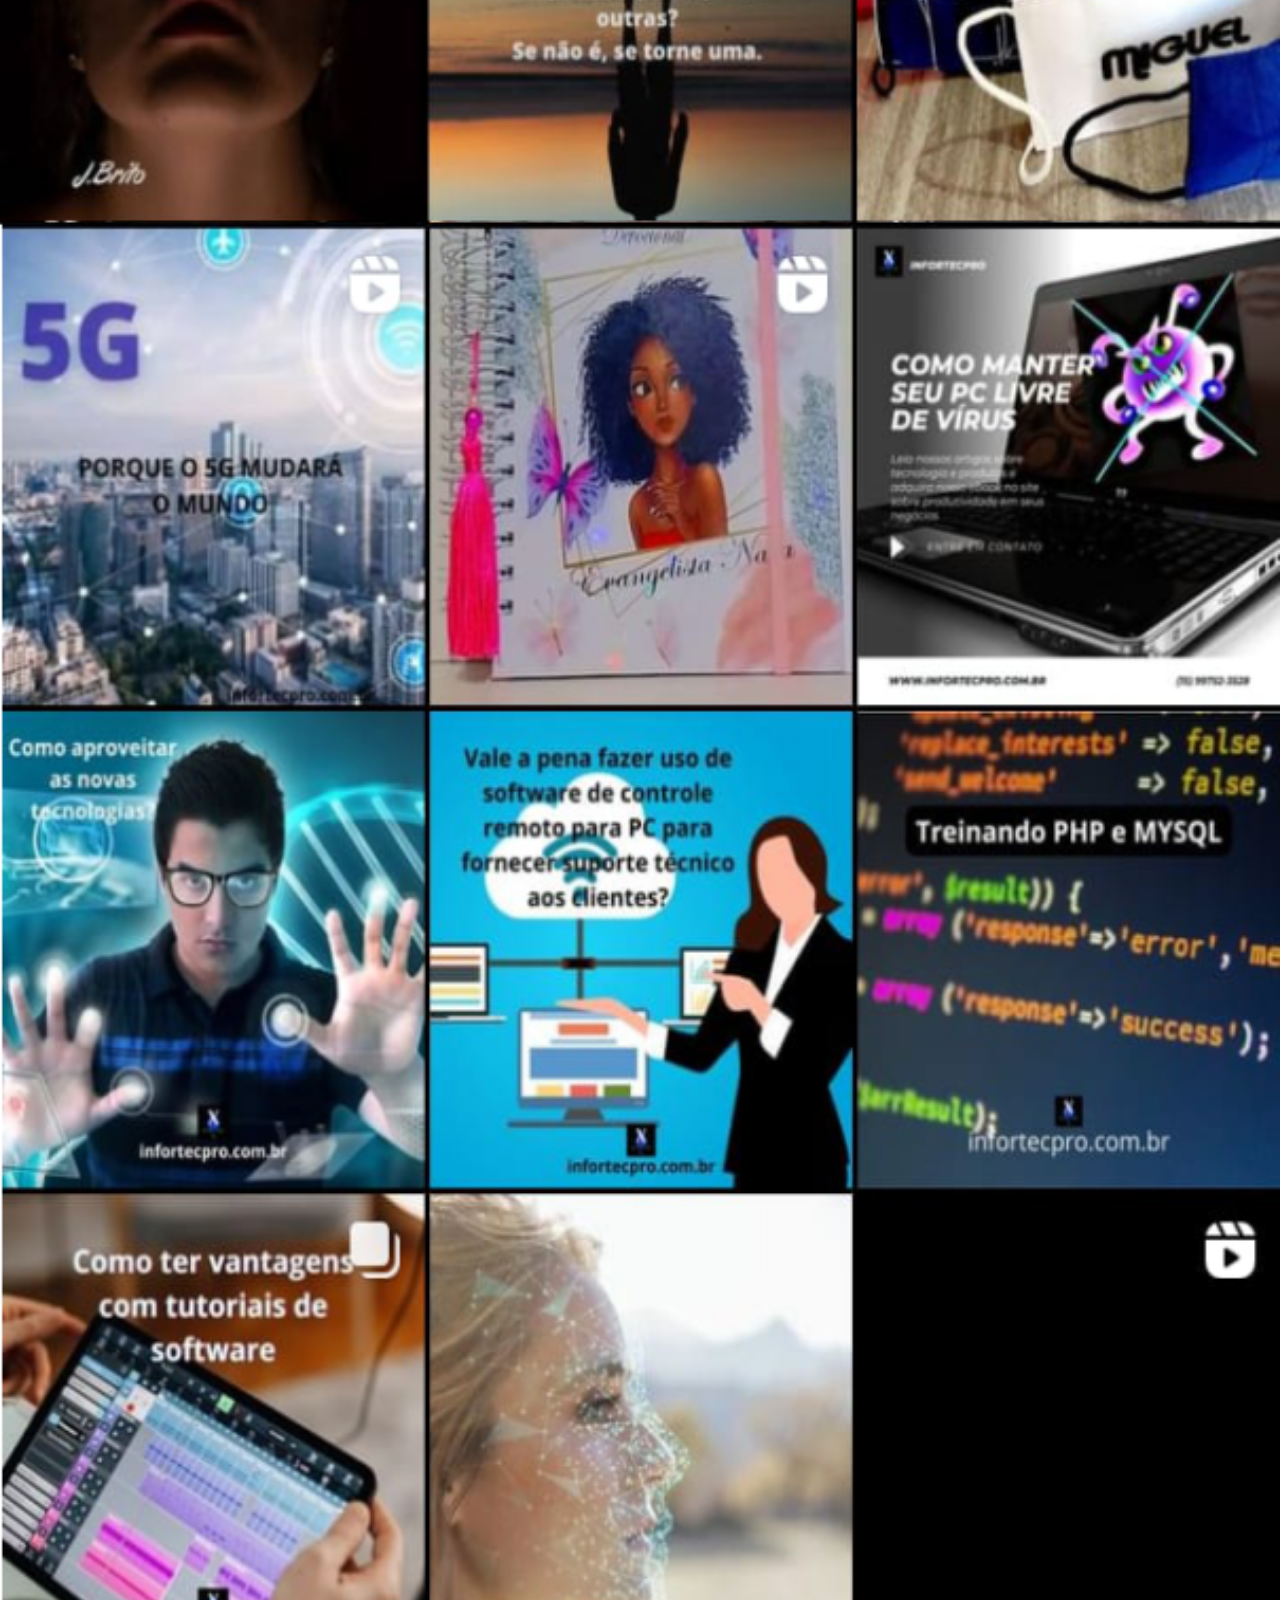
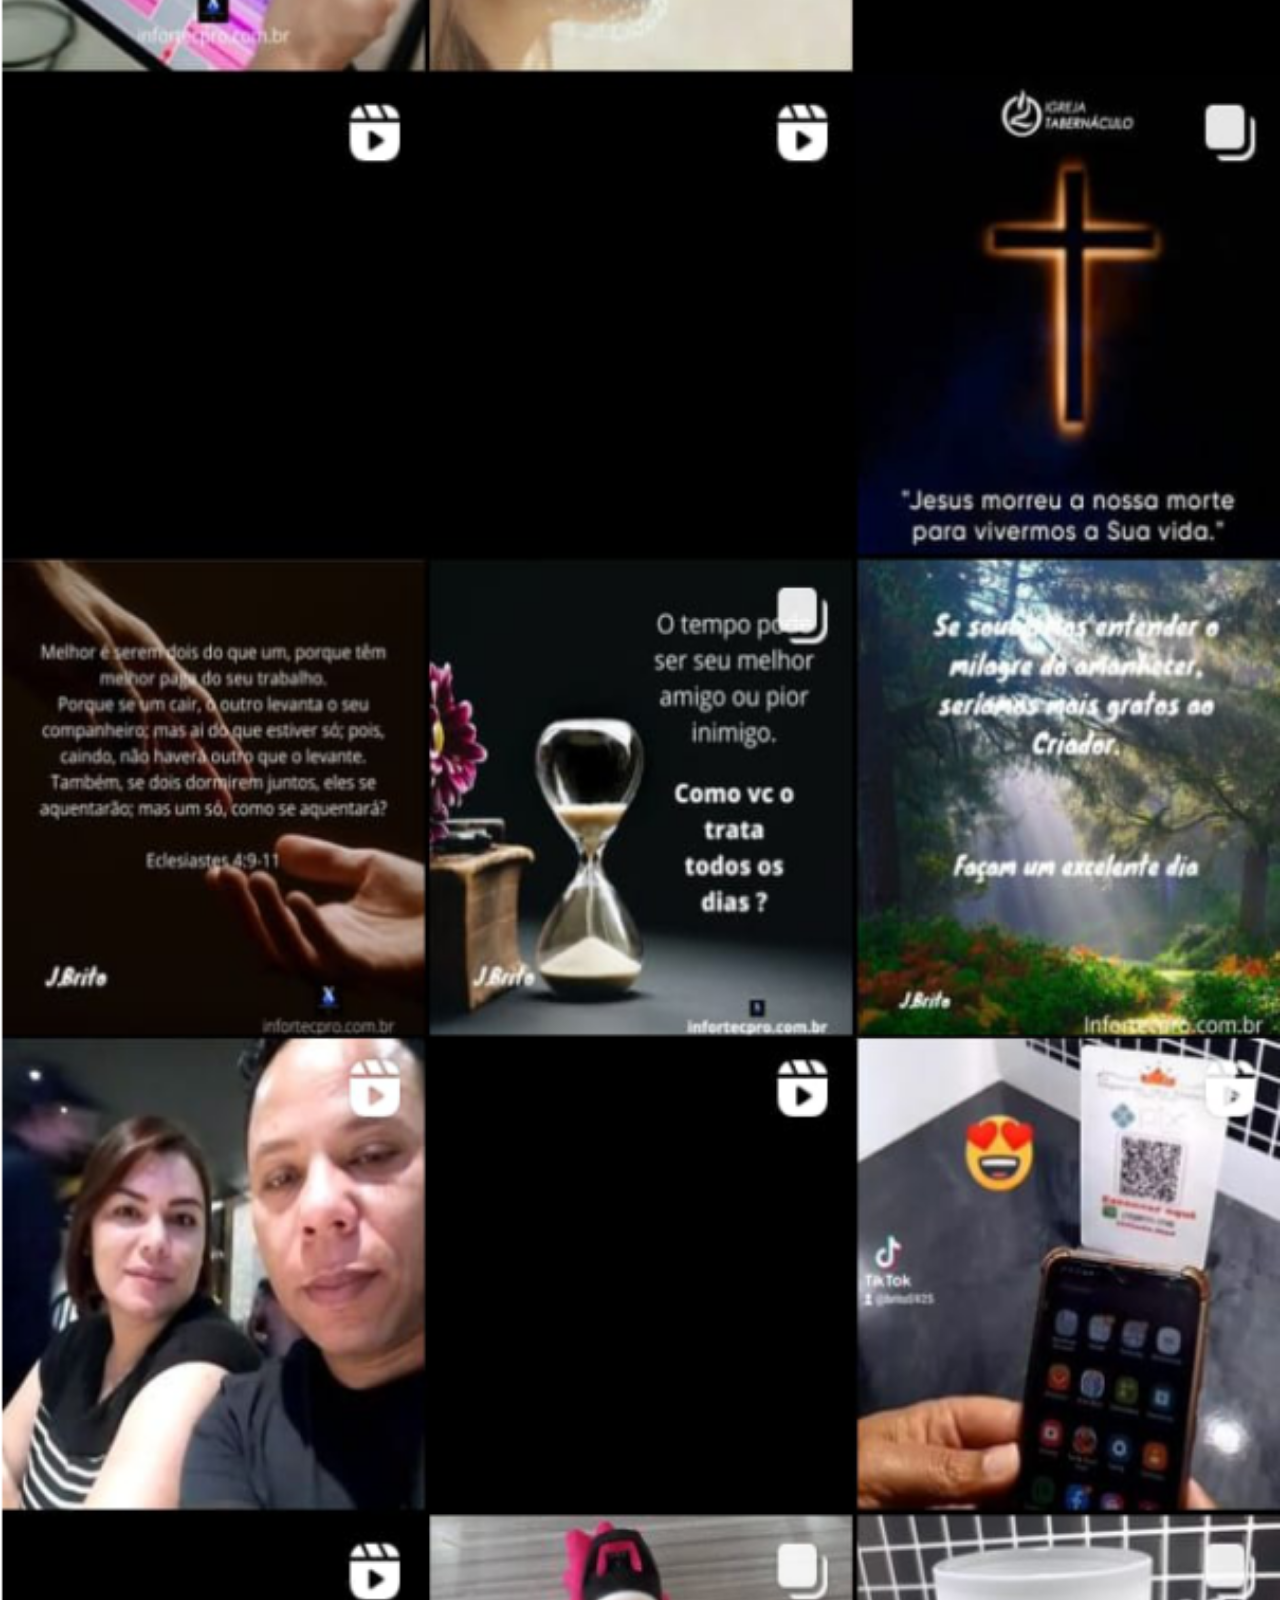
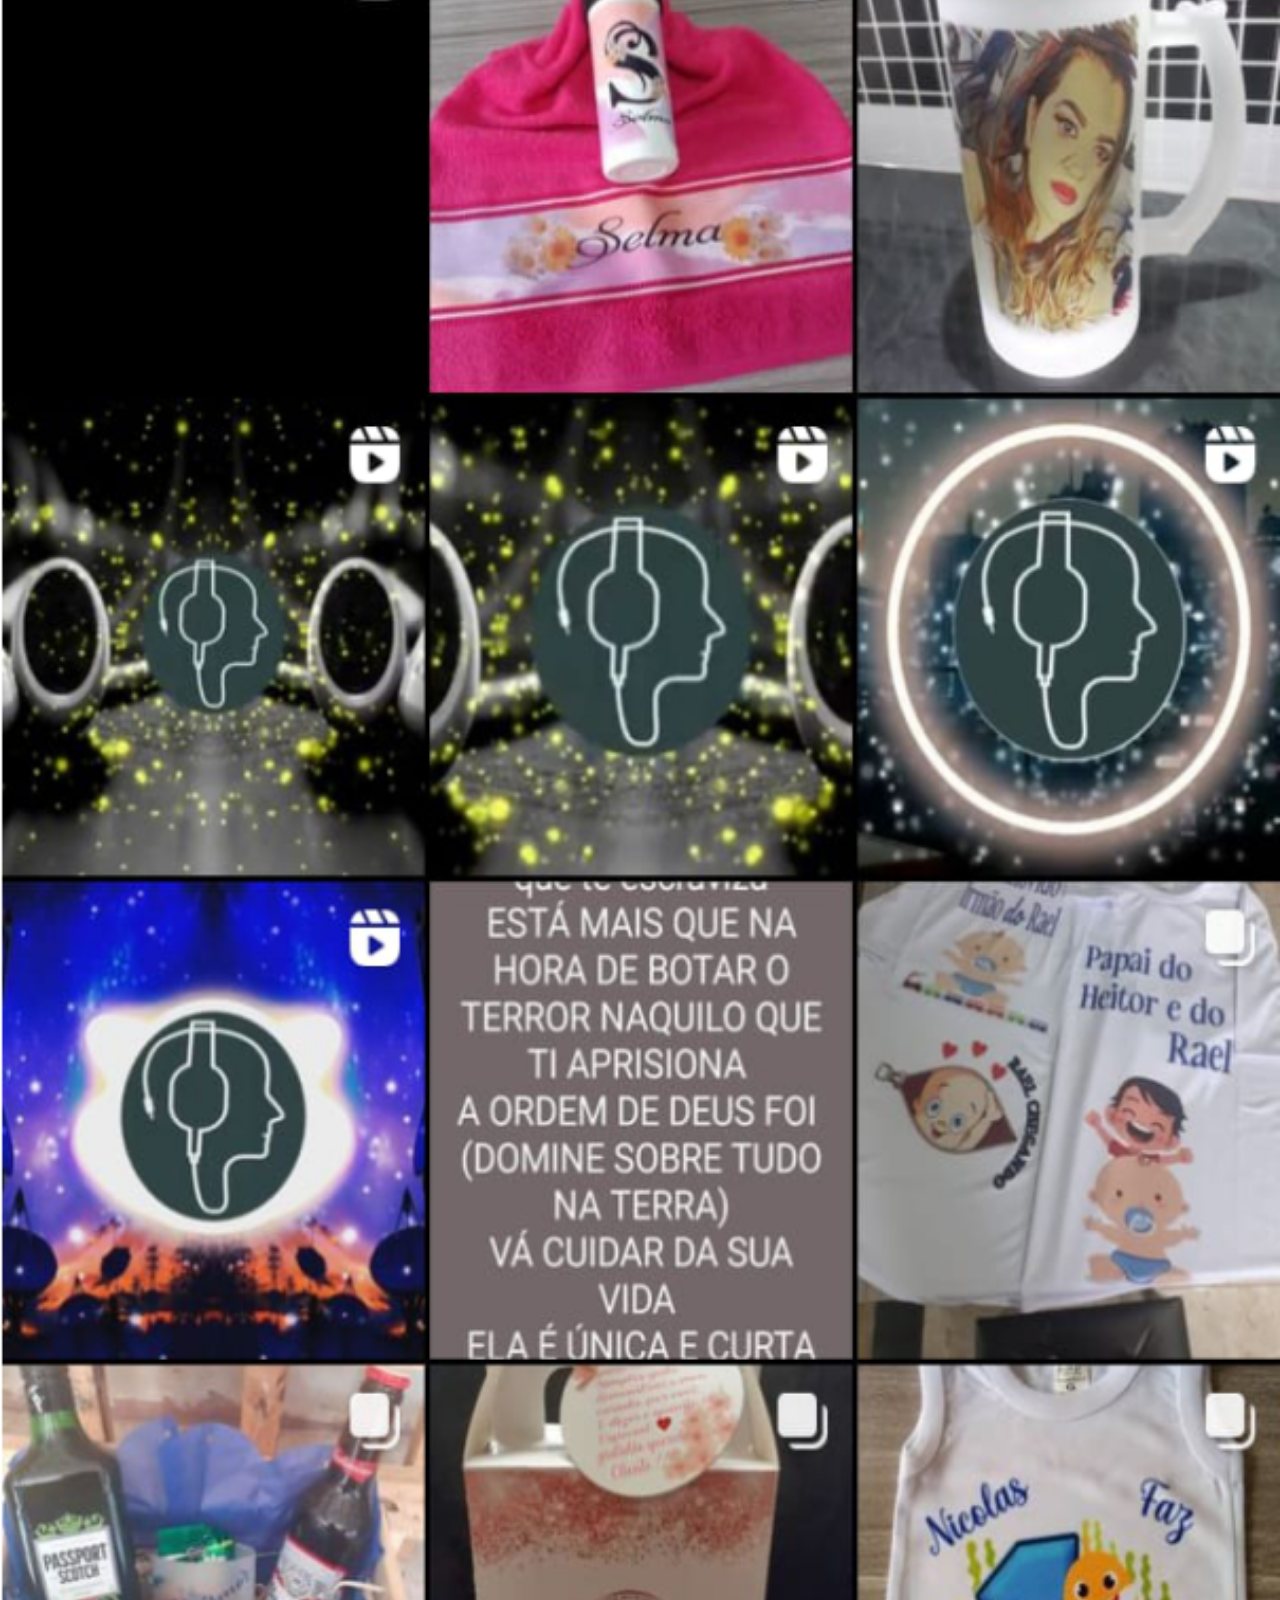
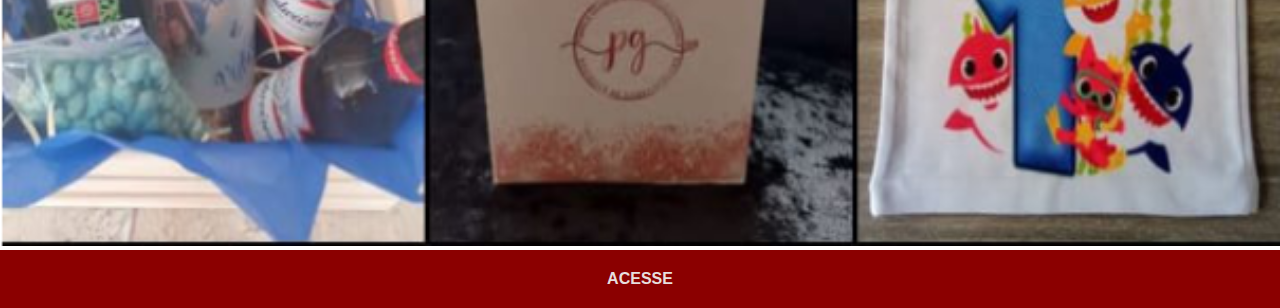
<file: instagram.html>
<!DOCTYPE html>
<html lang="pt-br">
<head>
    <meta charset="UTF-8">
    <meta name="viewport" content="width=device-width, initial-scale=1.0">
    <title>instagram</title>
    <link rel="stylesheet" href="estilos/social.css">
</head>
<body>
    <img src="imagens/instagram brito tela.png" alt="instagram">
    <a href="https://www.instagram.com/socialbrito/" target="_blank">ACESSE</a>
</body>
</html>
</file>
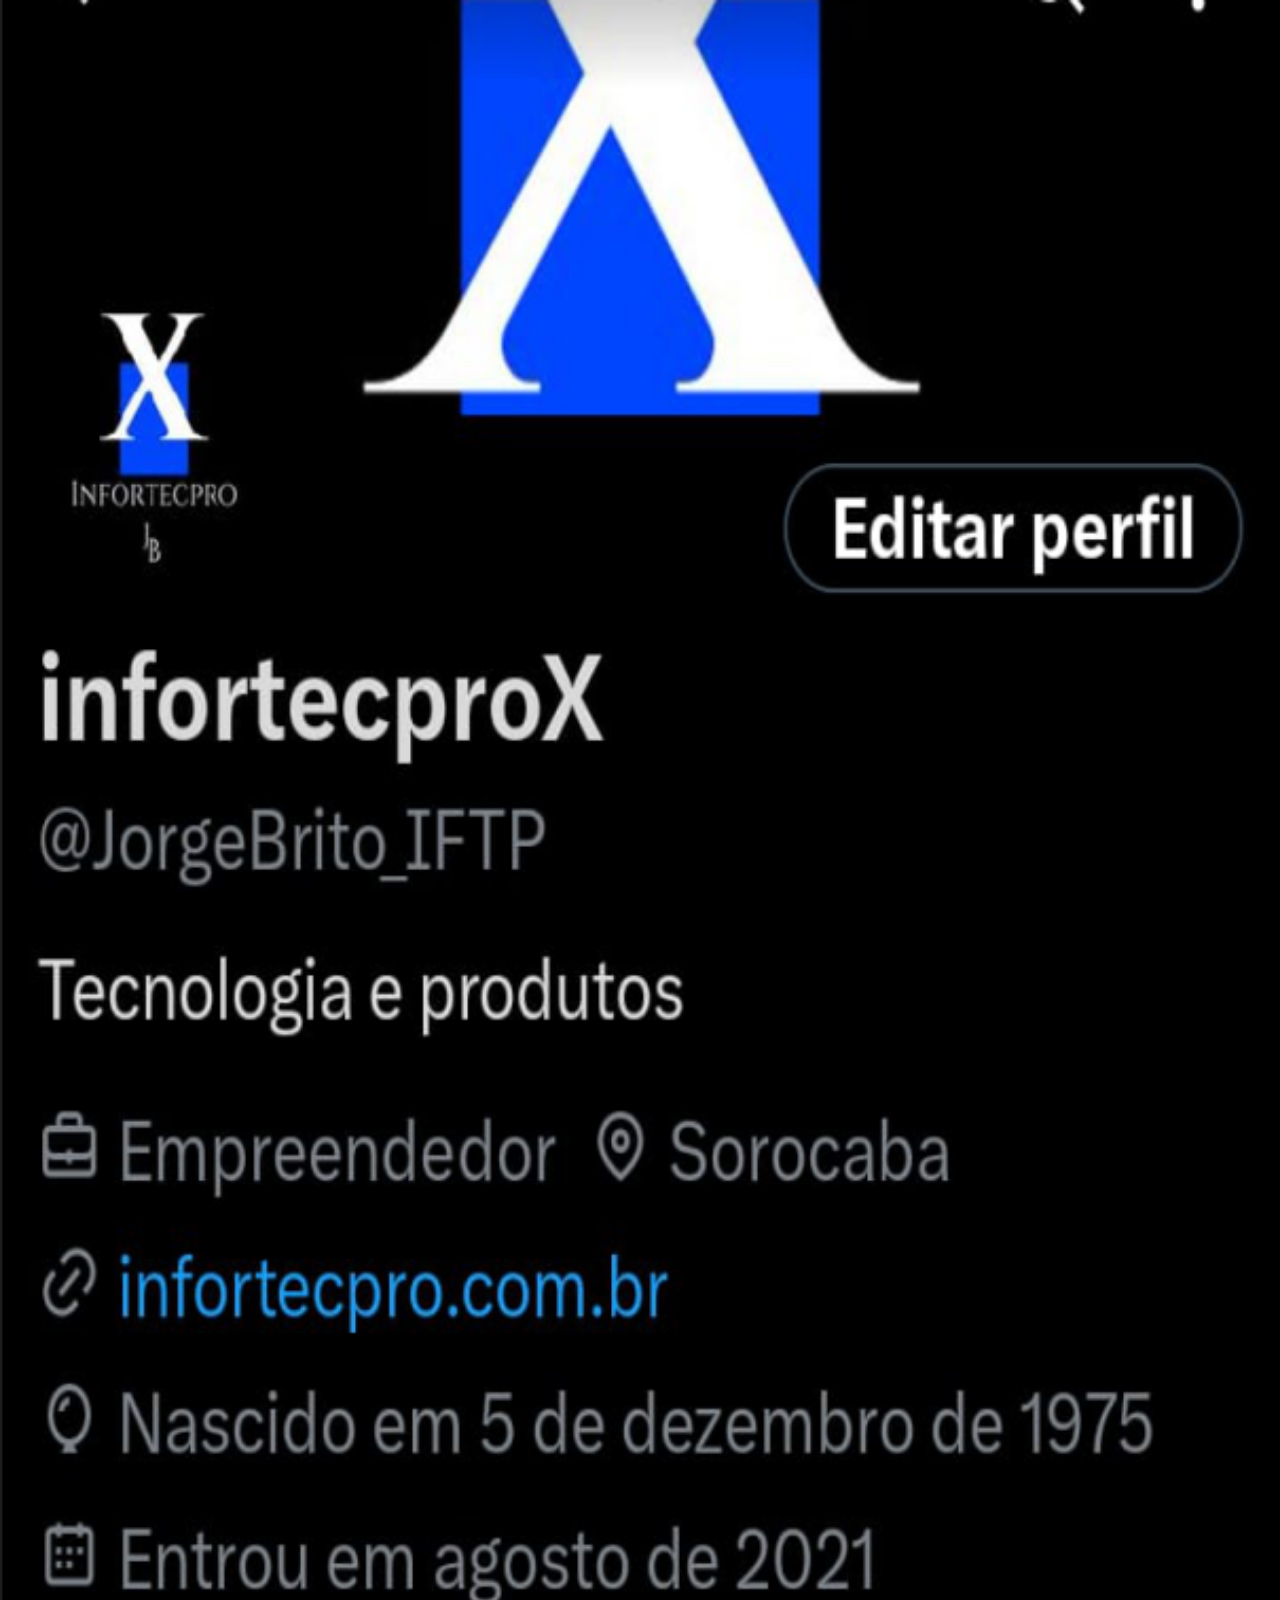
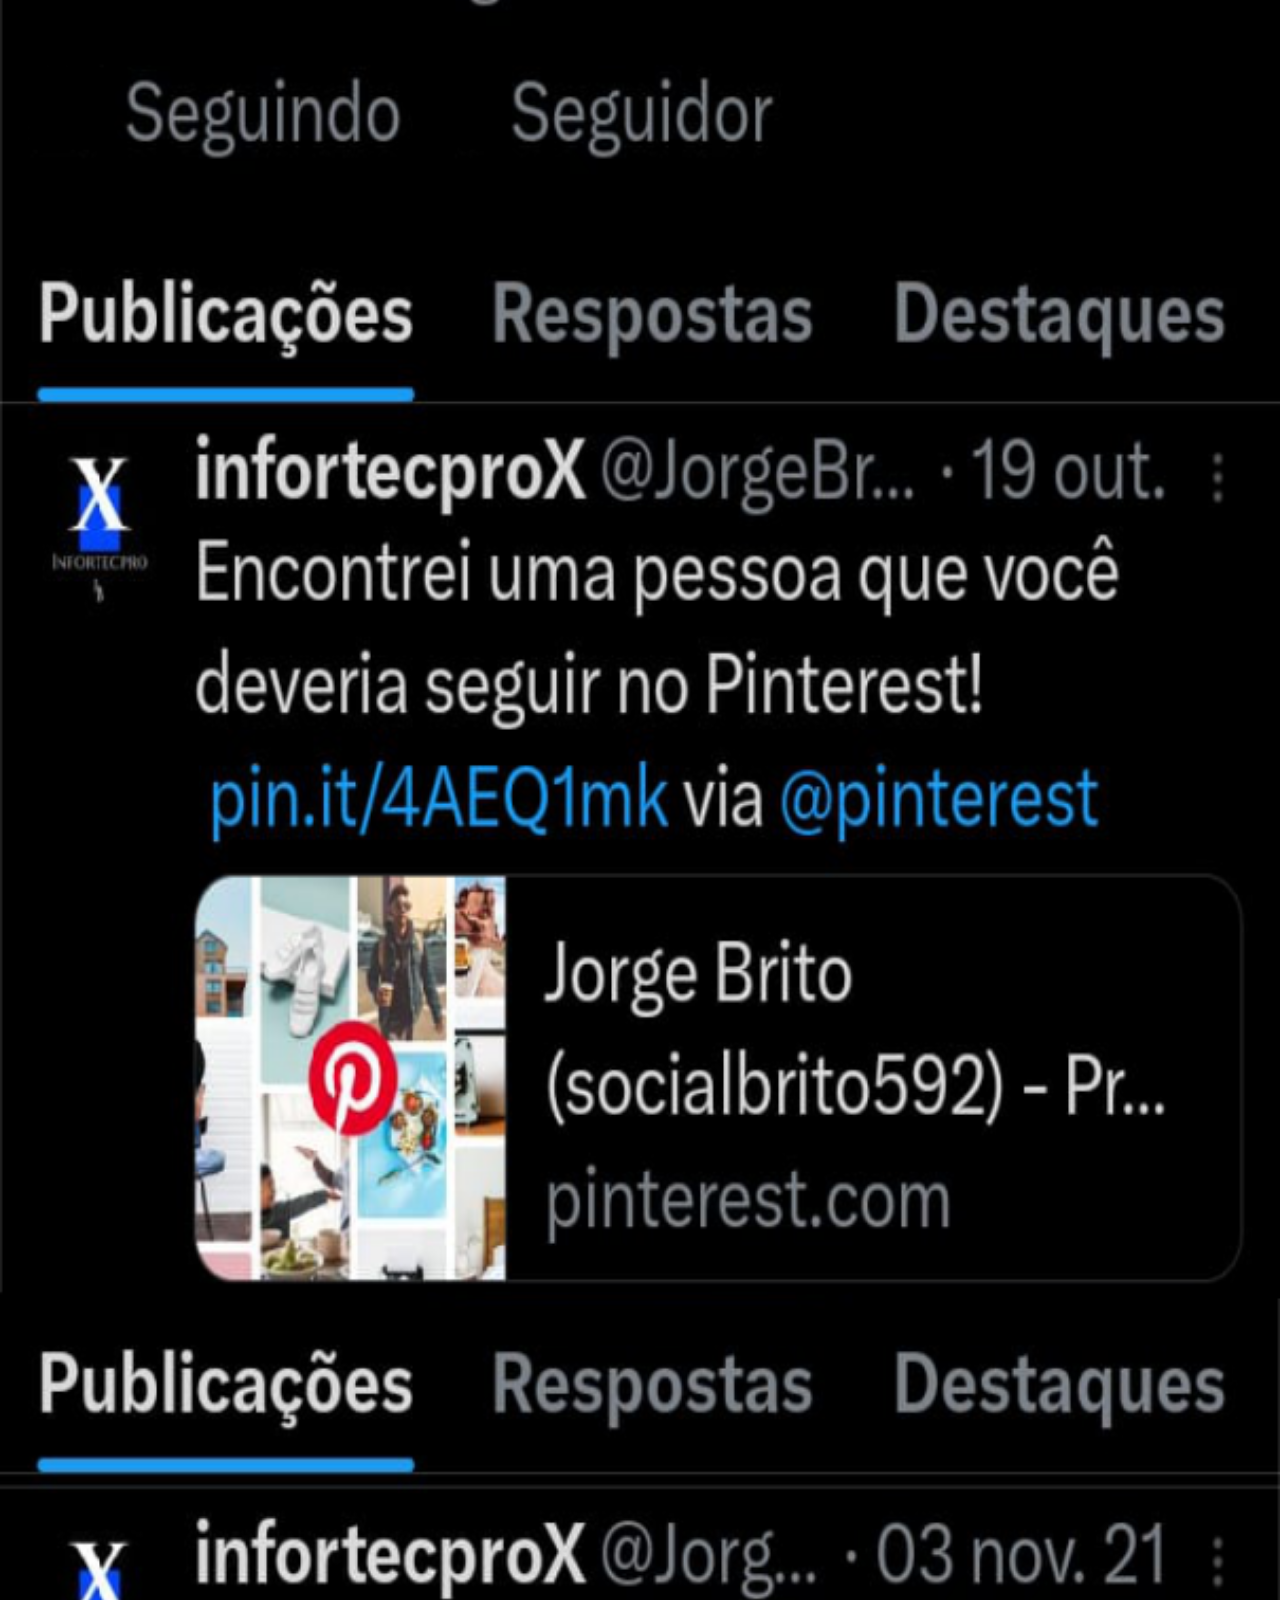
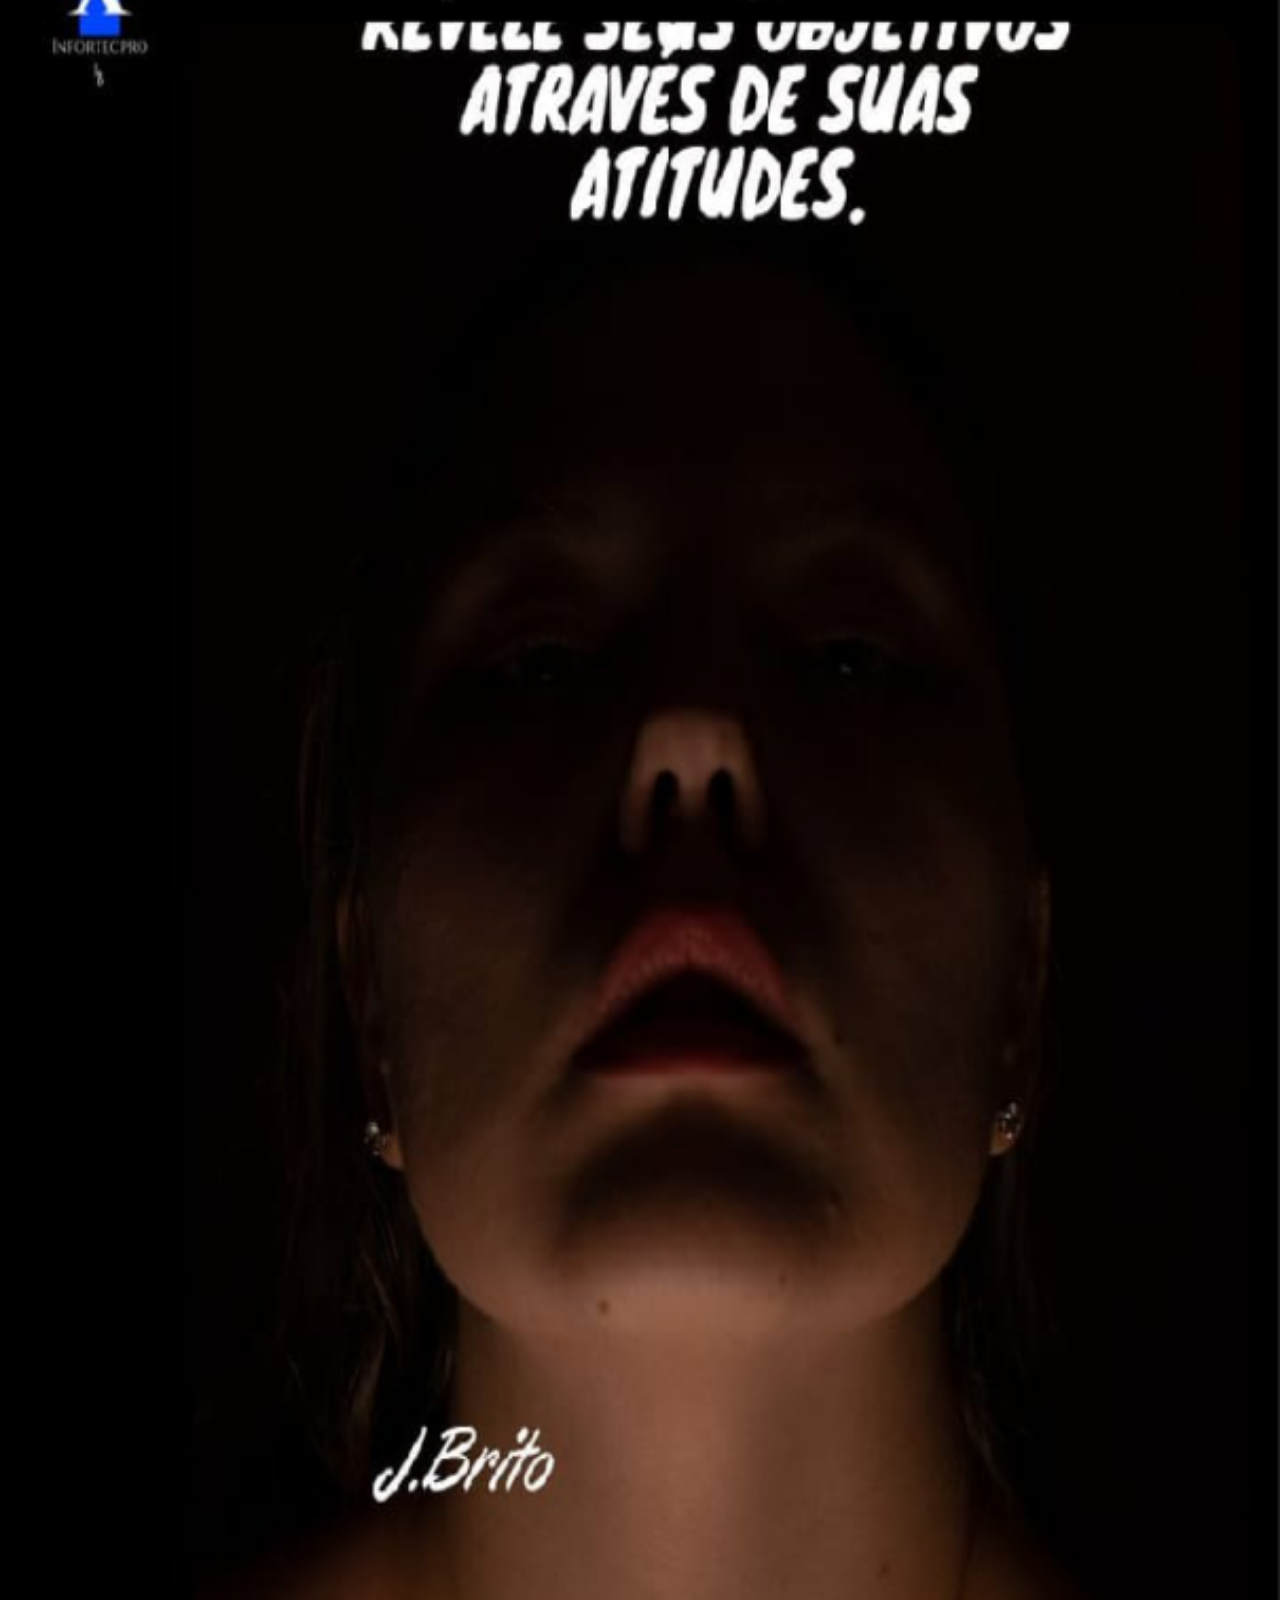
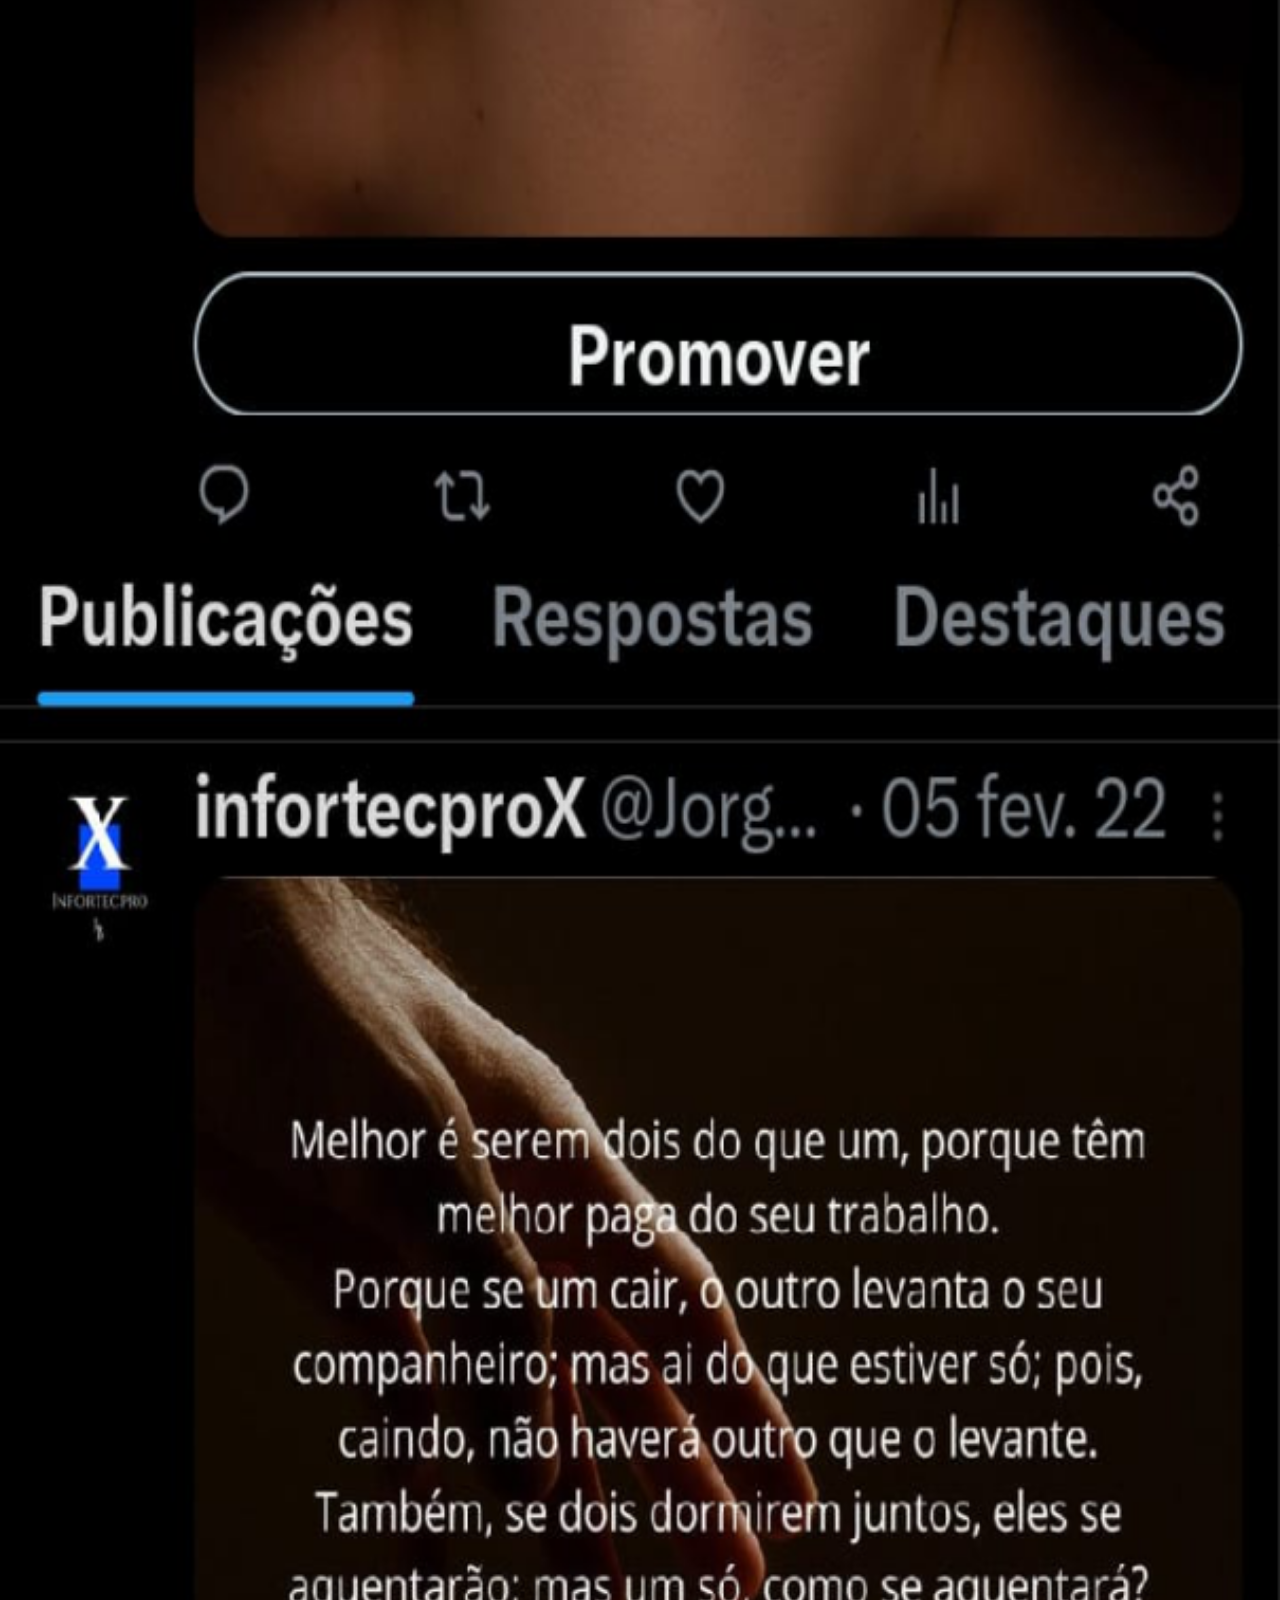
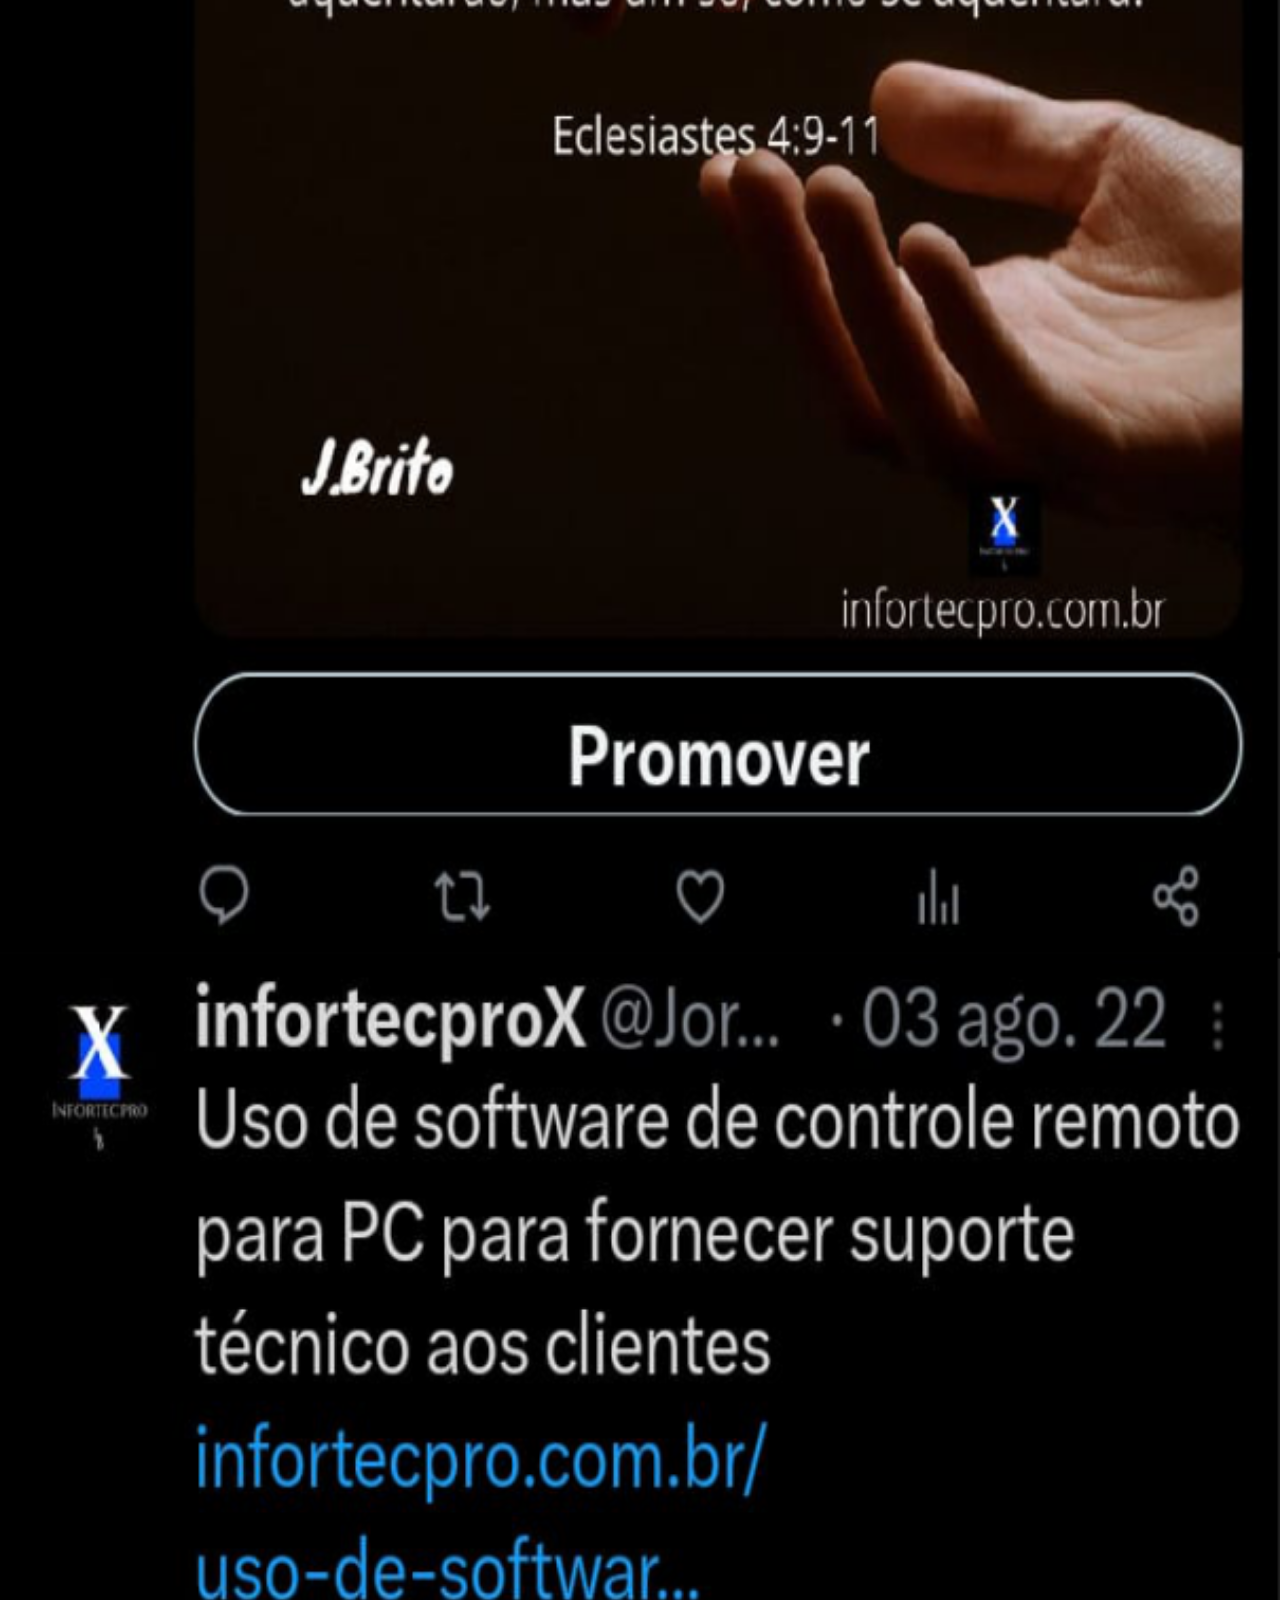
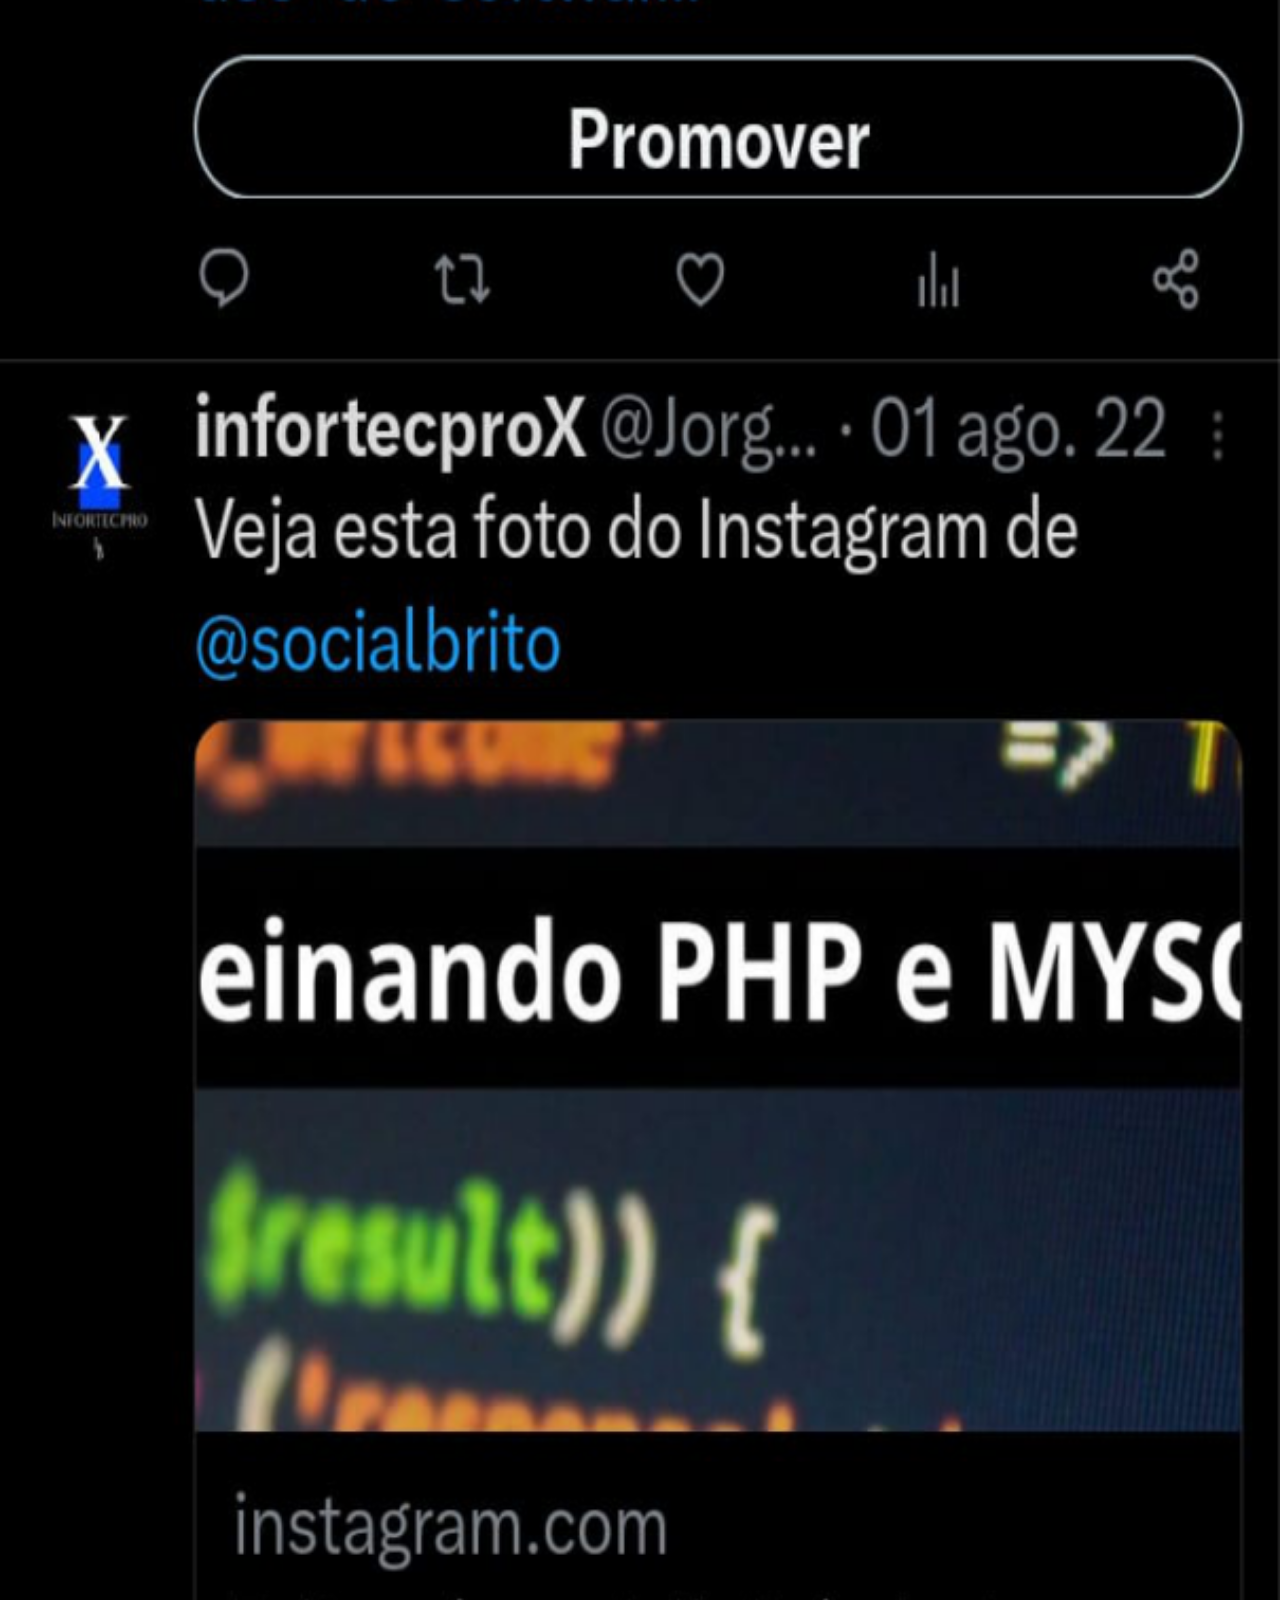
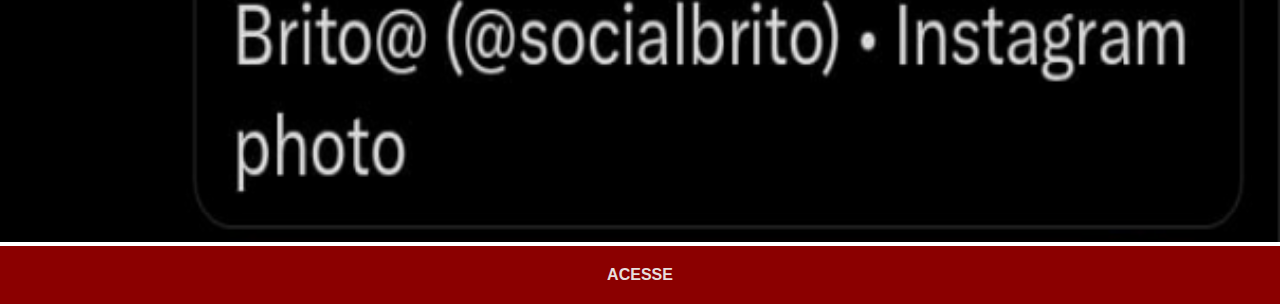
<file: twiter.html>
<!DOCTYPE html>
<html lang="pt-br">
<head>
    <meta charset="UTF-8">
    <meta name="viewport" content="width=device-width, initial-scale=1.0">
    <title>twitter</title>
    <link rel="stylesheet" href="estilos/social.css">
</head>
<body>
    <img src="imagens/twiter brito tela.png" alt="twitter">
    <a href="https://twitter.com/JorgeBrito_IFTP" target="_blank">ACESSE</a>
</body>
</html>
</file>
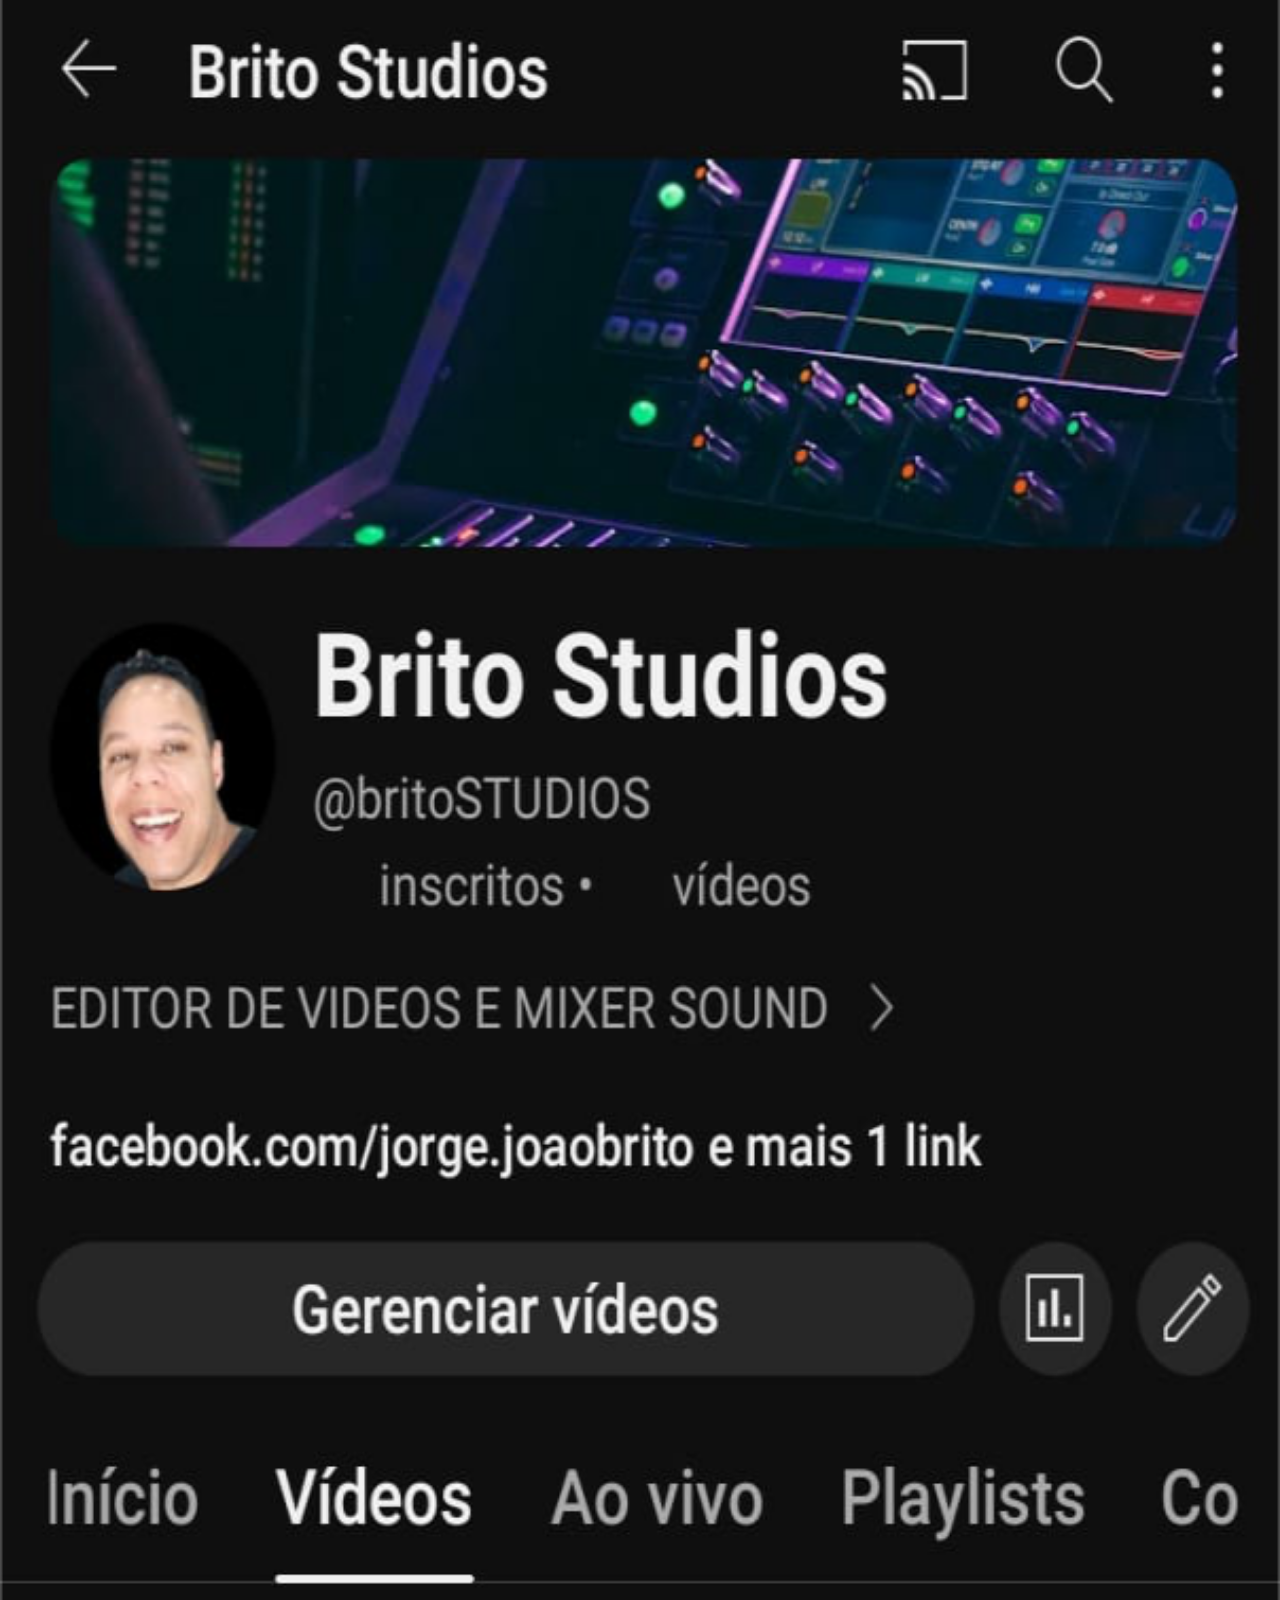
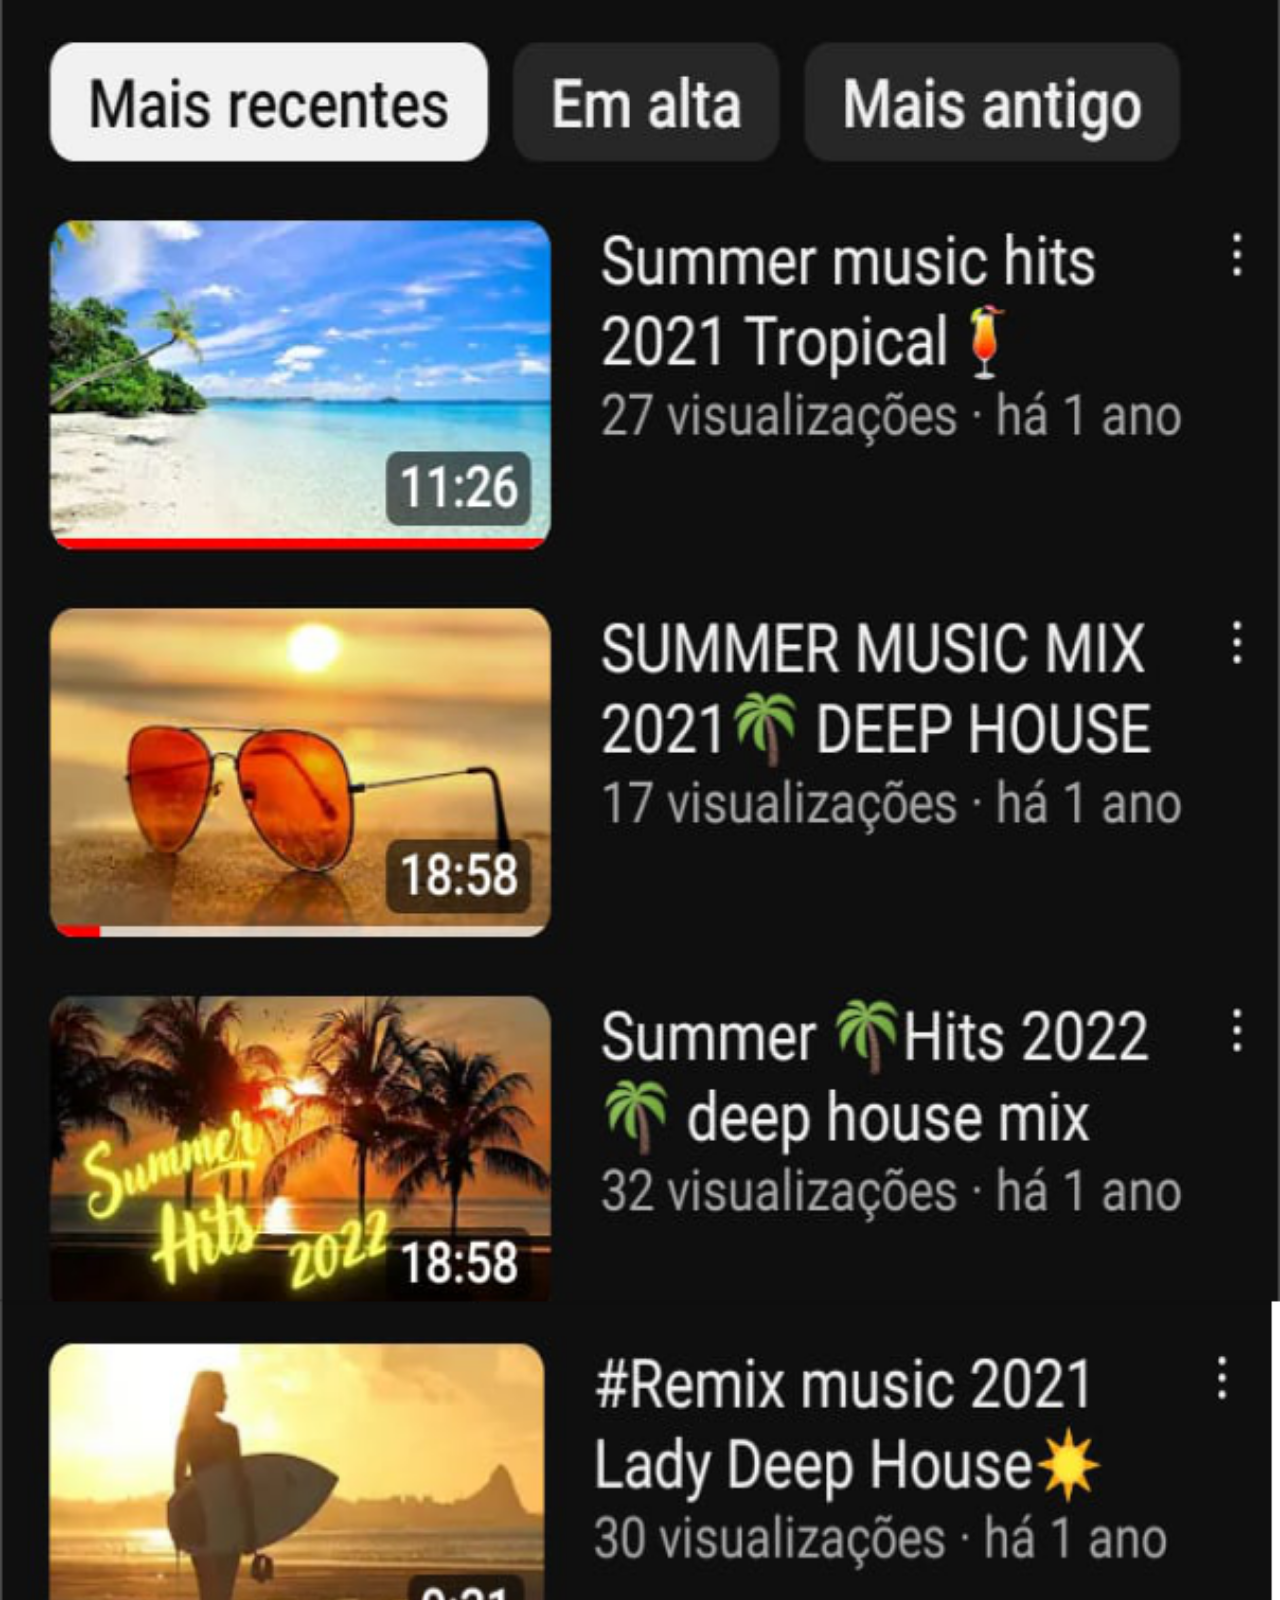
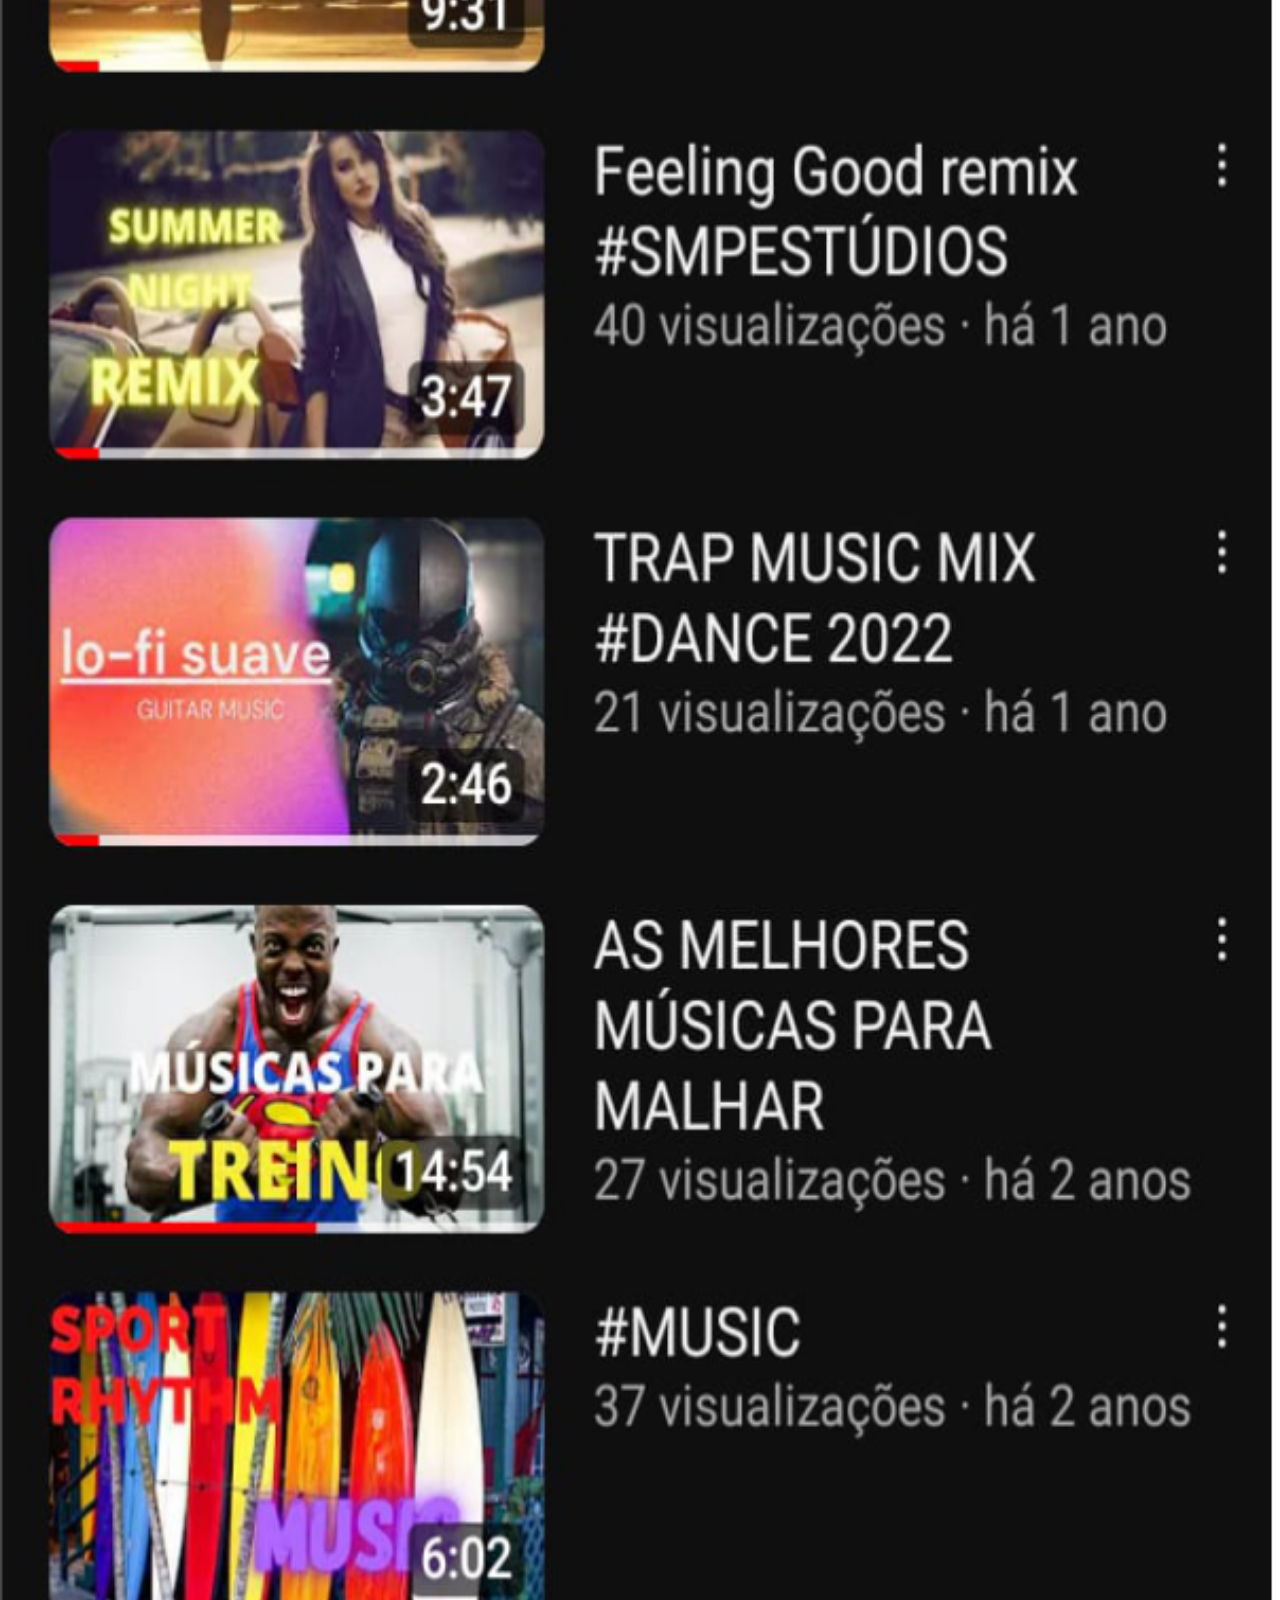
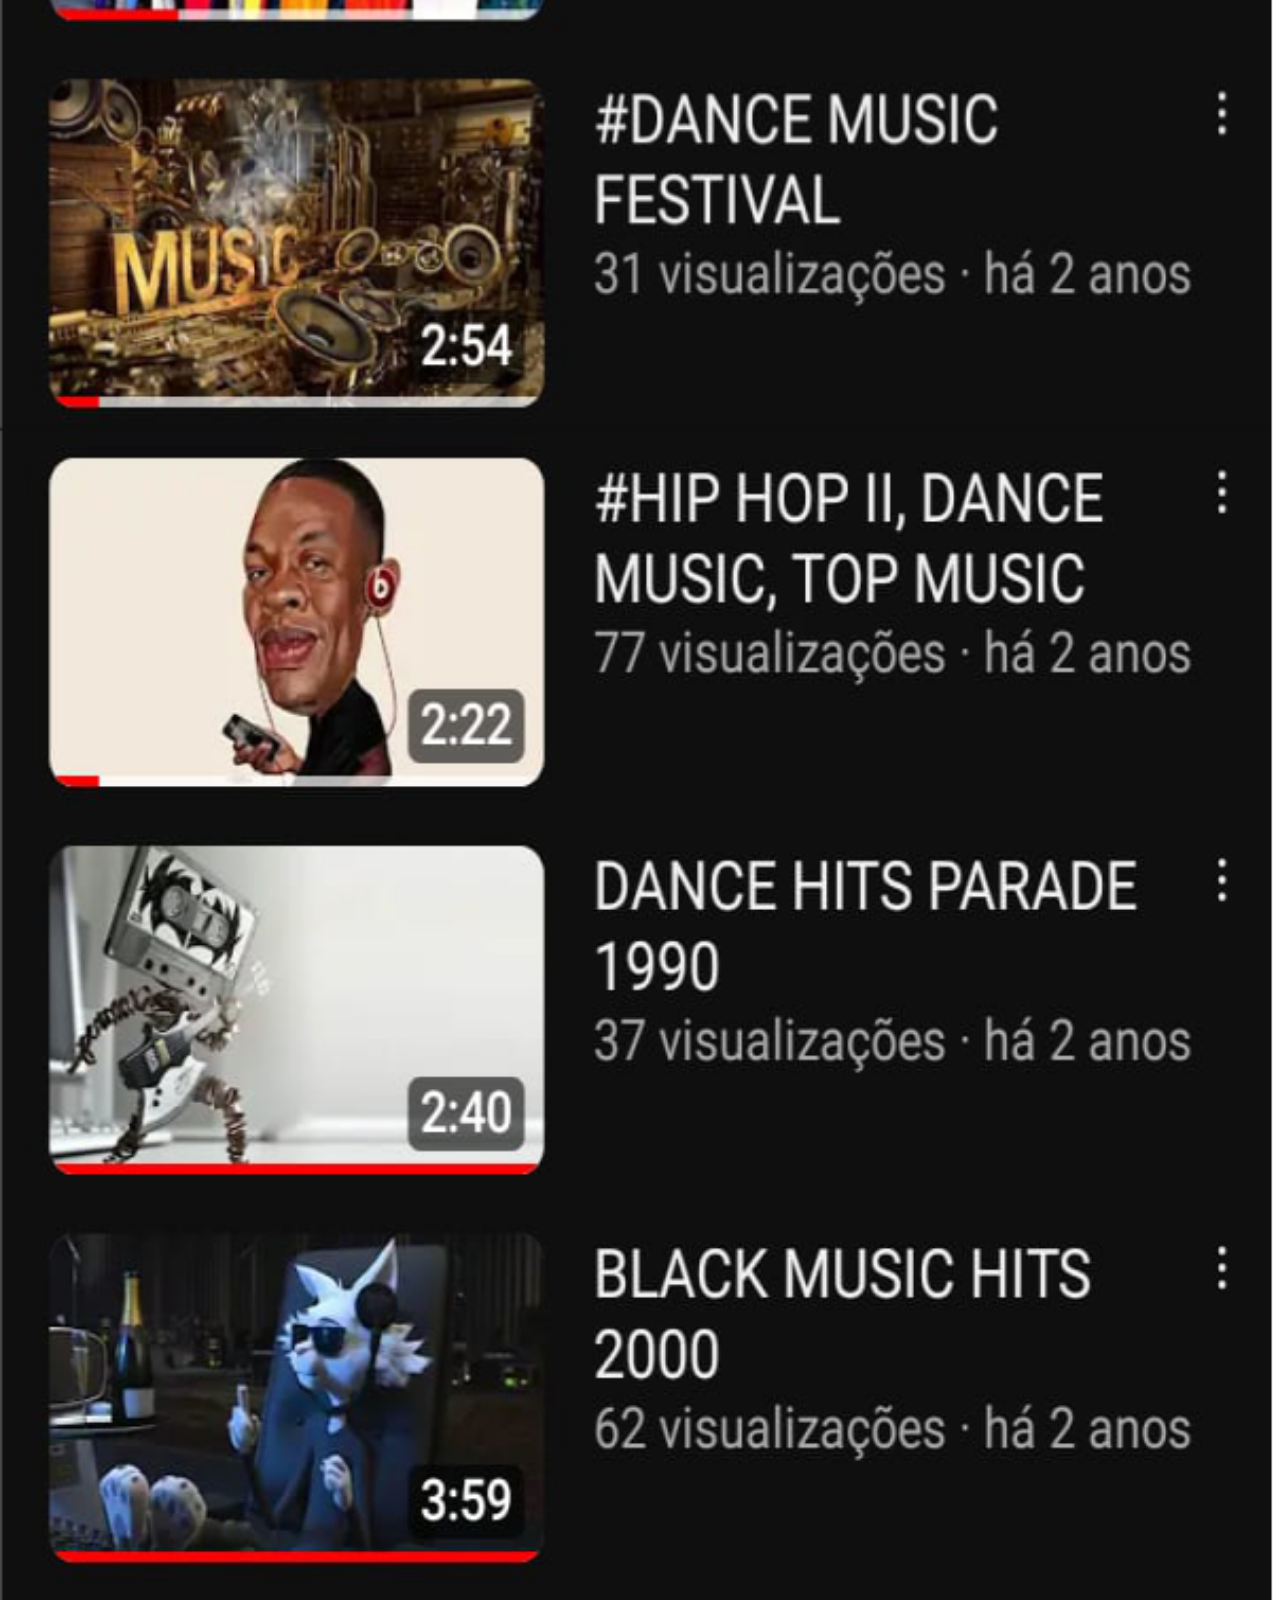
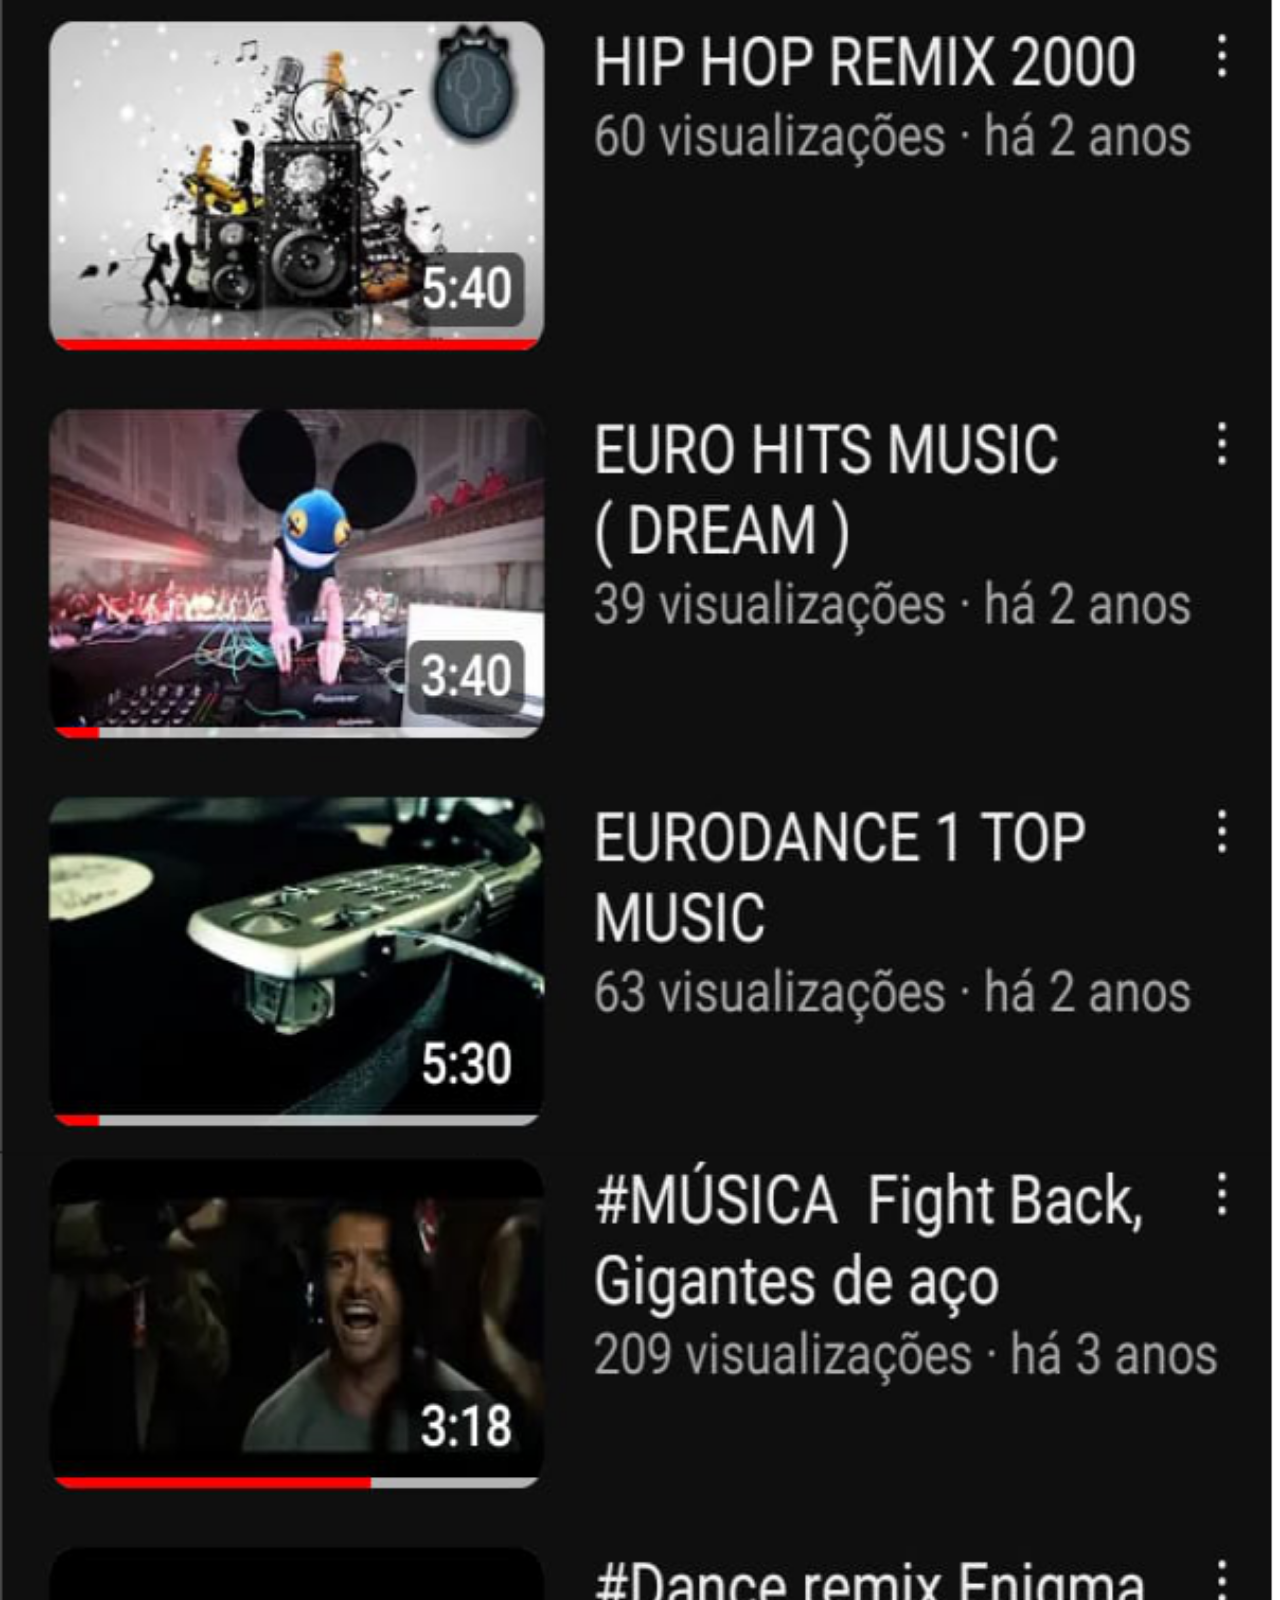
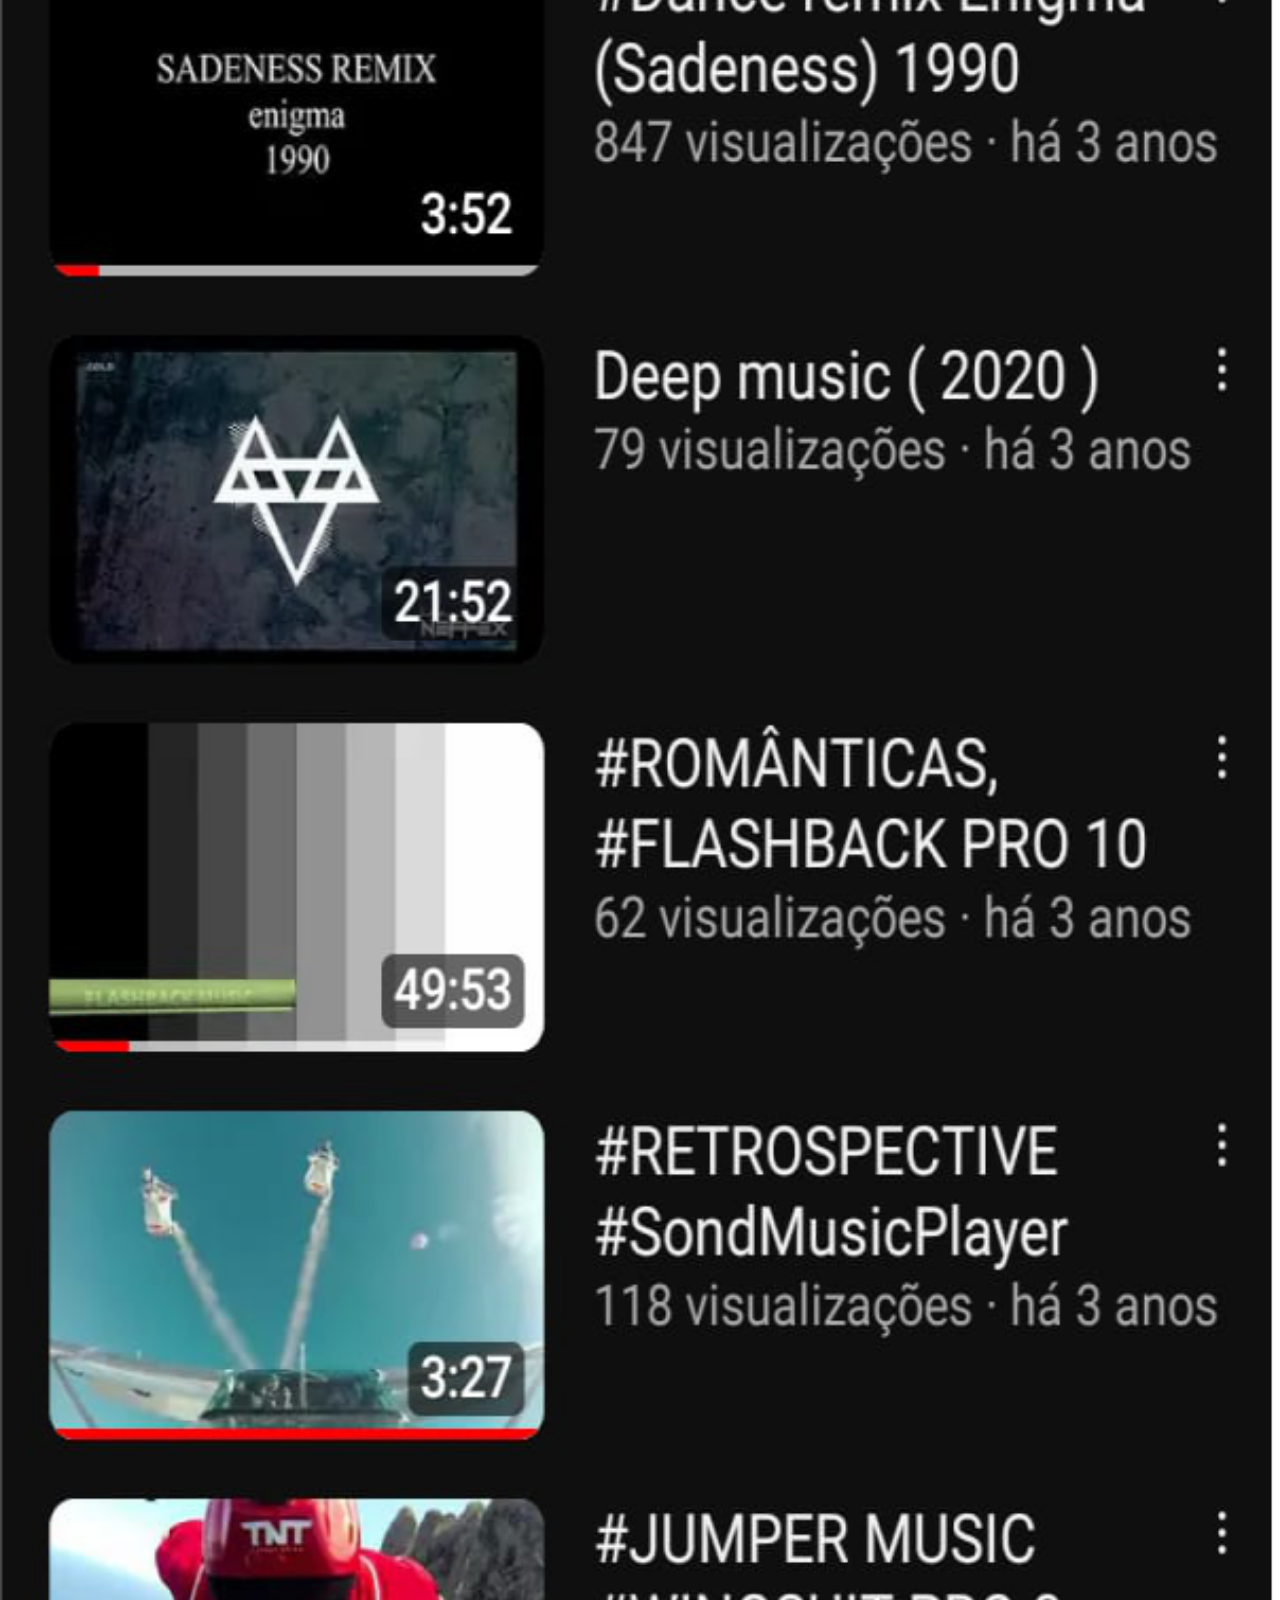
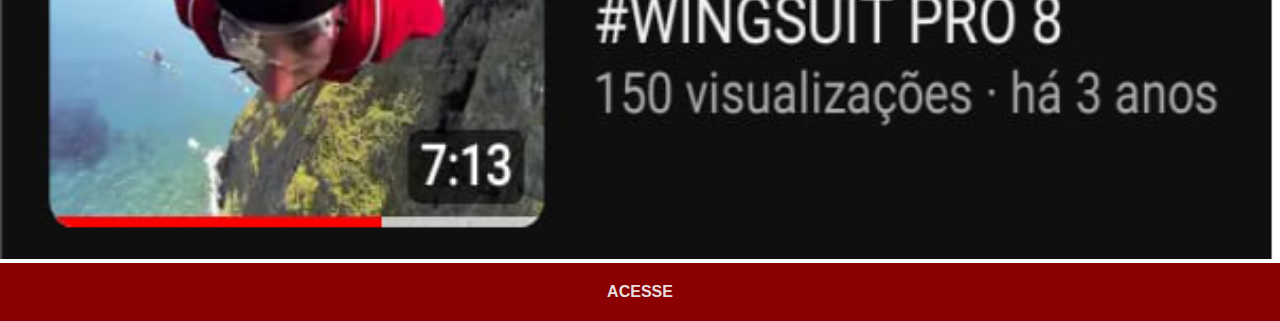
<file: youtube.html>
<!DOCTYPE html>
<html lang="pt-br">
<head>
    <meta charset="UTF-8">
    <meta name="viewport" content="width=device-width, initial-scale=1.0">
    <title>youtube</title>
    <link rel="stylesheet" href="estilos/social.css">
</head>
<body>
    <img src="imagens/youtube brito tela.png" alt="youtube">
    <a href="https://www.youtube.com/@britoSTUDIOS/videos" target="_blank">ACESSE</a>
</body>
</html>
</file>
<file: estilos/style.css>
@charset "UTF-8";

* {
    margin: 0px;
    padding:0px;
    font-family: Arial, Helvetica, sans-serif;
    }
    html, body {
        height: 100vh;
        width: 100vw;
    }
    body {
        background: url('../imagens/fundo-madeira.jpg') no-repeat top center;
        background-size: cover;
        background-attachment: fixed;
    }
    main {
        position: relative;
        height: 100vh;        
    }
       
    section#telefone {
        position: absolute;
        margin: 100px;
        top: 50%;
        left: 50%;
        transform: translate(-50%, -50%);

        height: 627px;
        width: 311px;     
        background: url('../imagens/frame-iphone.png') no-repeat center;
     
    }
    iframe#tela {
        position:relative;
        top: 80px;
        left: 22px;
        width: 267px;
        height: 471px;

    }
    section#redes-sociais {
        text-align: left;
        padding: 25px;
    }
    section#redes-sociais img {
        width: 35px;
        margin: 10px;
        border-radius: 50px; 
        box-shadow: 2px 2px 5px rgba(0, 0, 0, 0.400); 
        box-sizing: border-box;
    }
    section#redes-sociais img:hover {
        border: 2px solid rgba(255, 255, 255, 0.637);
        transform: translate(-3px, -3px);
        box-shadow: 5px 5px 10px rgba(0, 0, 0, 0.600);
        transition: transform .5s; border: .1s;
    }
</file>
<file: estilos/social.css>
@charset "UTF-8";

* {
    margin: 0px;
    padding: 0px;
    font-family: Arial, Helvetica, sans-serif;
}
::-webkit-scrollbar {
    width: 0px;
    height: 0px;
}
img {
    width: 100vw;
}
a {
    display: block;
    background-color: darkred;
    color: rgb(231, 222, 222);
    padding: 20px;
    text-align: center;
    font-weight: bolder;
    text-decoration: none;

}
a:hover {
    background-color: red;
}
</file>
